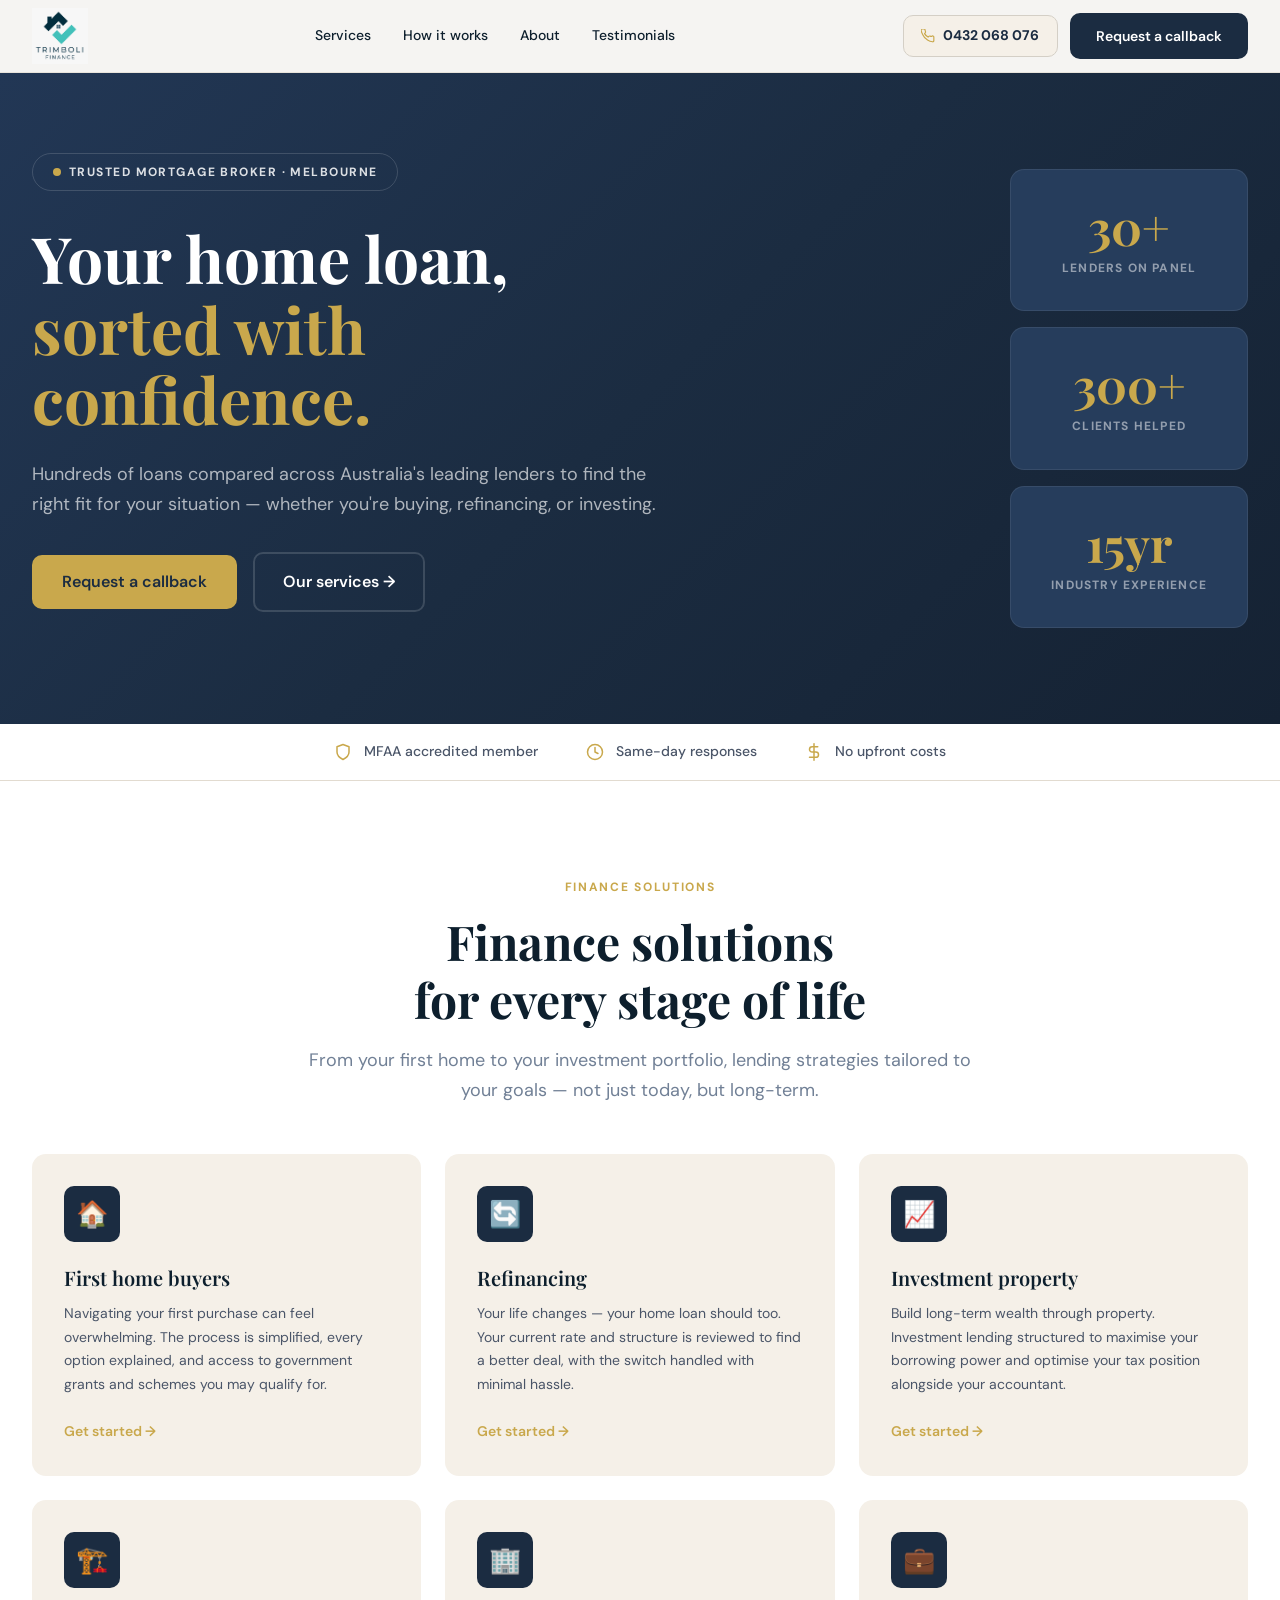
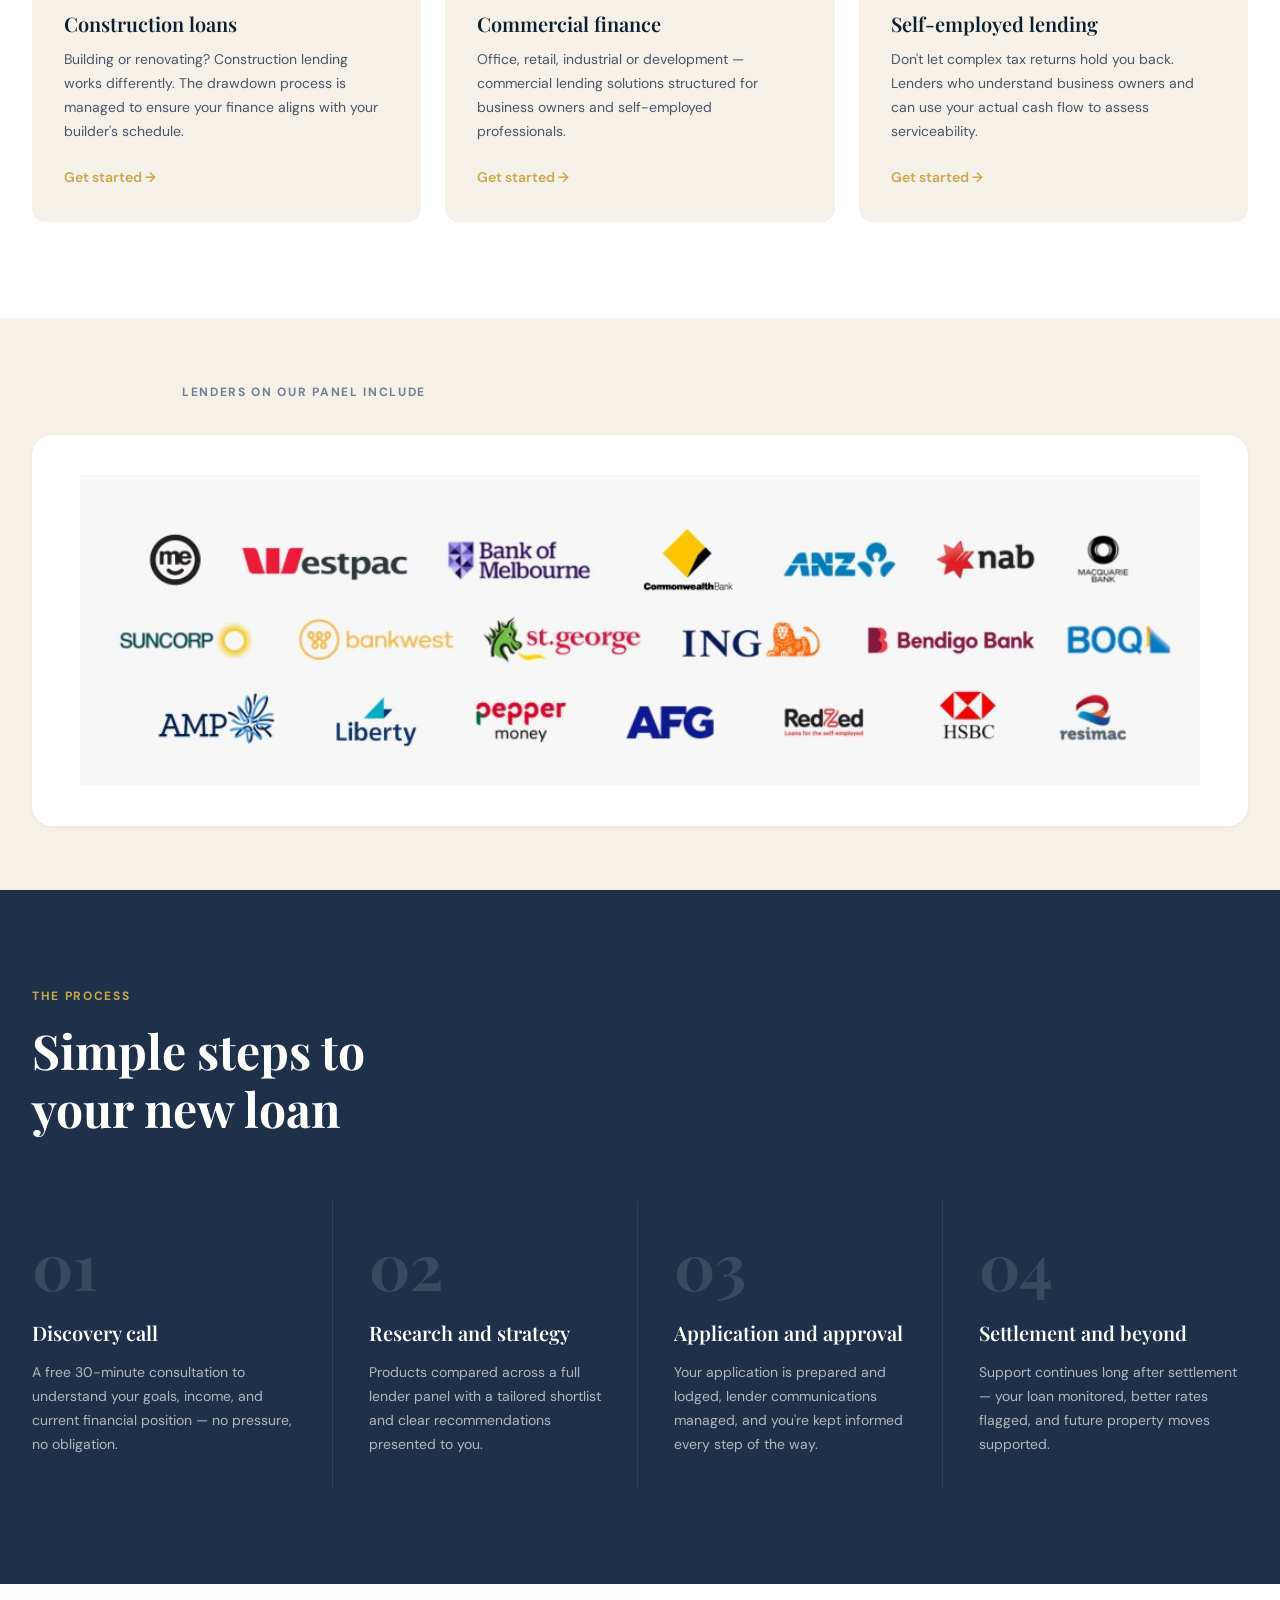
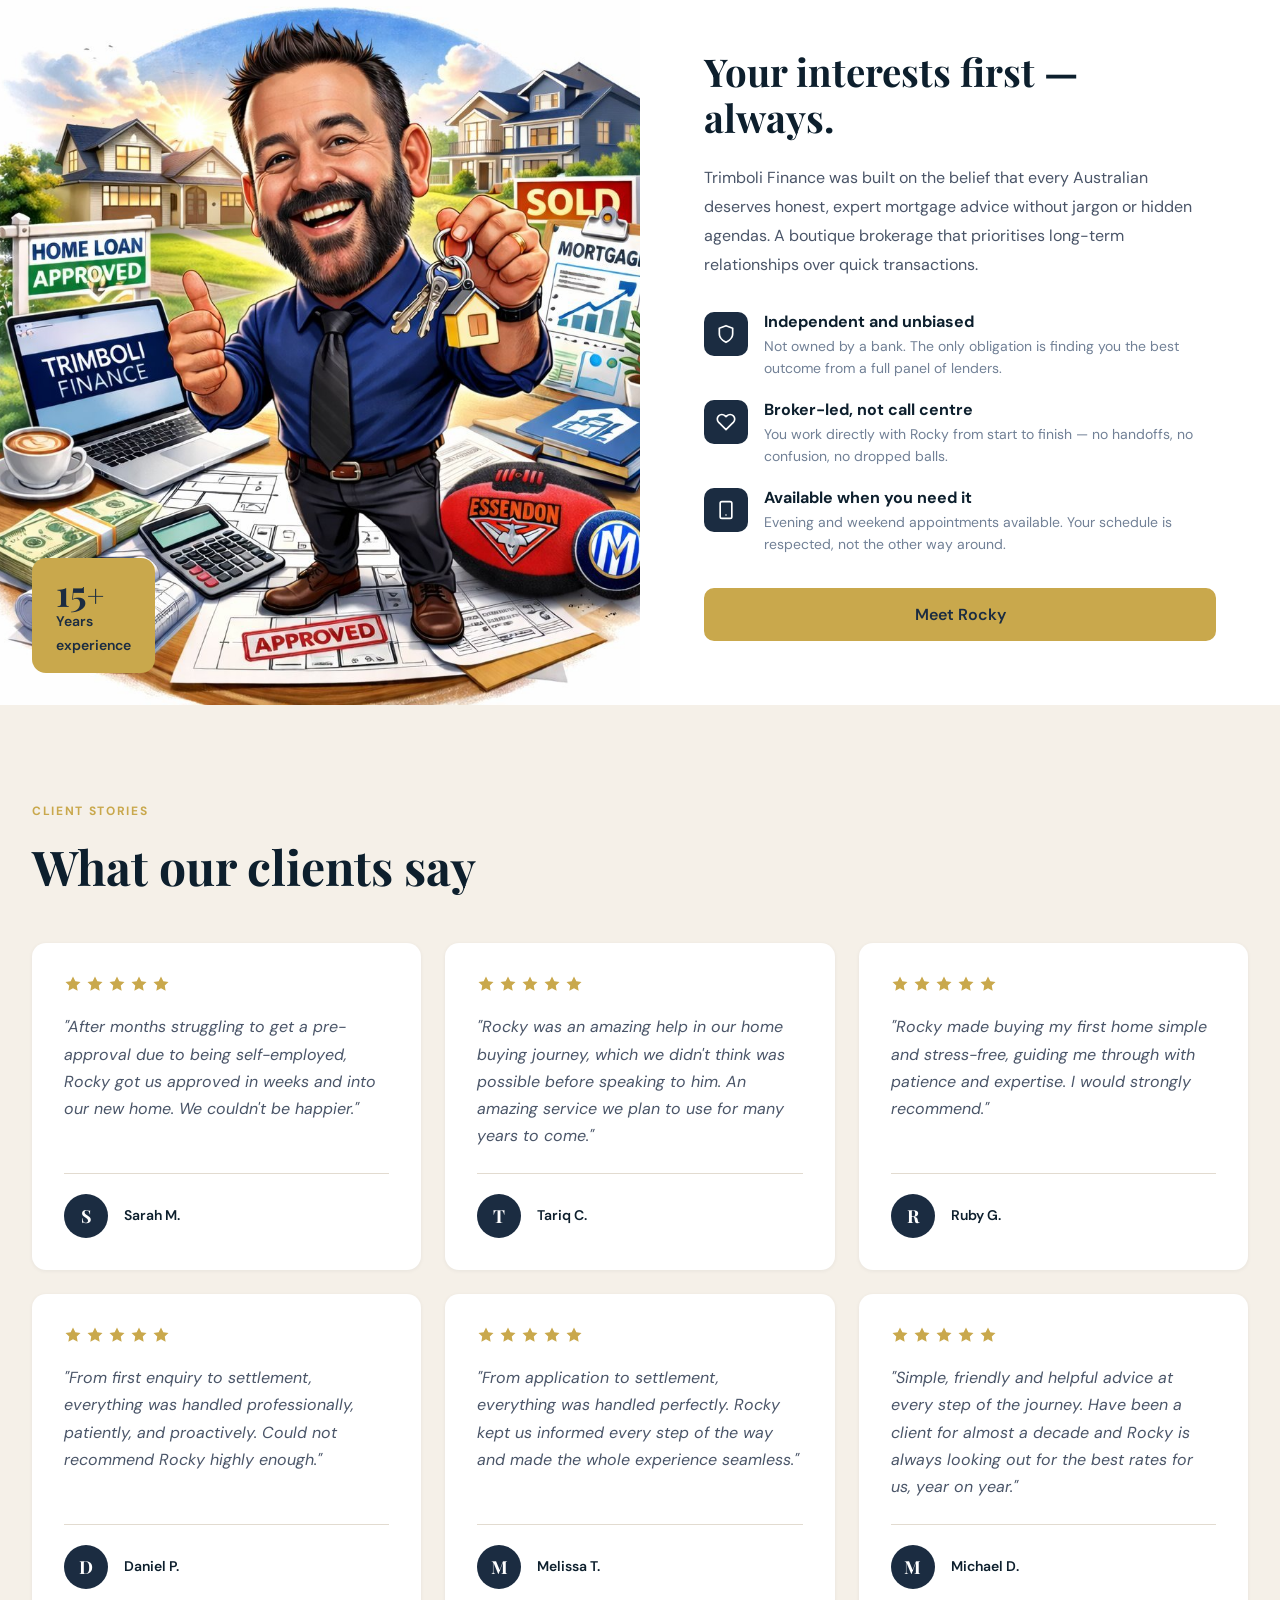
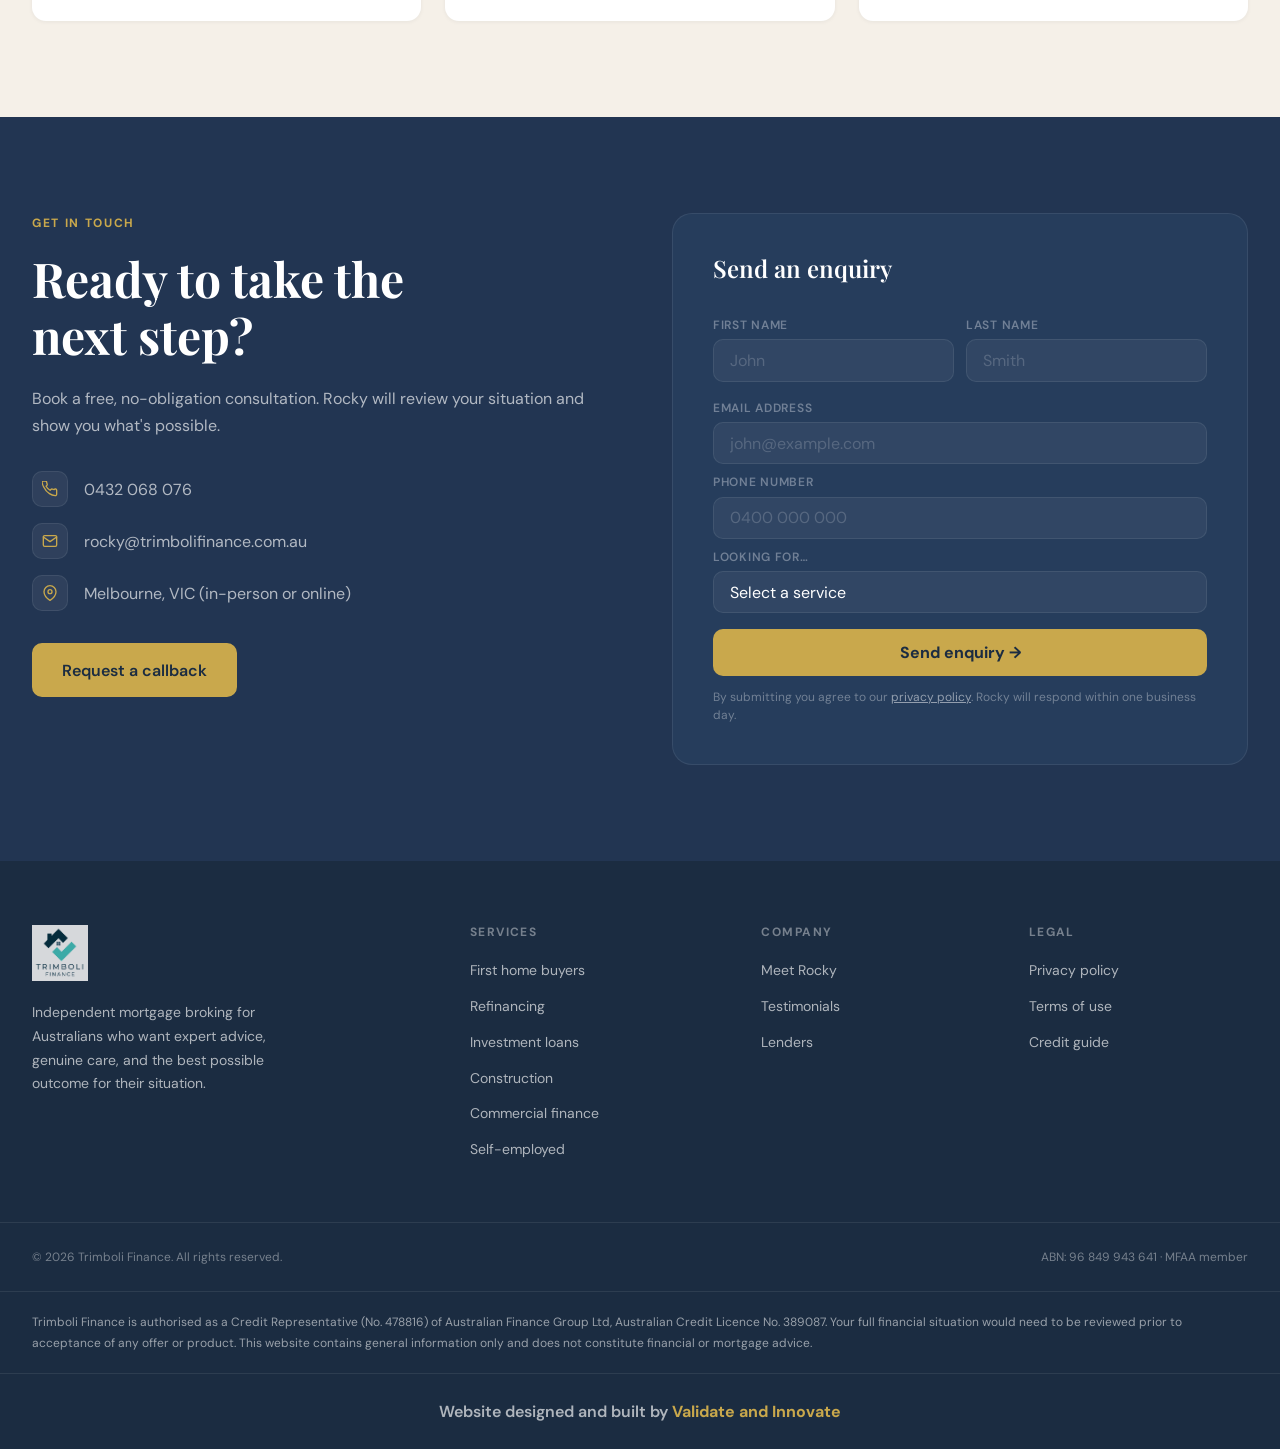
<file: index.html>
<!DOCTYPE html>
<html lang="en">
<head>
  <meta charset="UTF-8">
  <meta name="viewport" content="width=device-width, initial-scale=1.0">
  <meta name="description" content="Trimboli Finance — trusted Melbourne mortgage broker. 30+ lenders, 300+ clients helped, 15 years experience. Free consultation, same-day responses, no upfront costs.">

  <!-- Open Graph -->
  <meta property="og:type"        content="website">
  <meta property="og:title"       content="Trimboli Finance | Melbourne Mortgage Broker">
  <meta property="og:description" content="Your home loan, sorted with confidence. Hundreds of loans compared across Australia's leading lenders. Free, no-obligation consultation.">
  <meta property="og:image"       content="https://trimbolifinance.com.au/assets/images/webp/og-image.webp">
  <meta property="og:url"         content="https://trimbolifinance.com.au/">
  <meta property="og:site_name"   content="Trimboli Finance">

  <!-- Twitter Card -->
  <meta name="twitter:card"        content="summary_large_image">
  <meta name="twitter:title"       content="Trimboli Finance | Melbourne Mortgage Broker">
  <meta name="twitter:description" content="Your home loan, sorted with confidence. 30+ lenders, no upfront costs.">
  <meta name="twitter:image"       content="https://trimbolifinance.com.au/assets/images/webp/og-image.webp">

  <!-- Canonical -->
  <link rel="canonical" href="https://trimbolifinance.com.au/">

  <!-- Favicon -->
  <link rel="icon" type="image/x-icon" href="/favicon.ico">
  <link rel="icon" type="image/png" sizes="32x32" href="/assets/images/fallback/favicon.png">
  <link rel="icon" type="image/svg+xml" href="/assets/images/fallback/favicon.svg">
  <link rel="shortcut icon" href="/favicon.ico">

  <!-- Fonts -->
  <link rel="preconnect" href="https://fonts.googleapis.com">
  <link rel="preconnect" href="https://fonts.gstatic.com" crossorigin>
  <link href="https://fonts.googleapis.com/css2?family=Playfair+Display:wght@600;700&family=DM+Sans:ital,wght@0,400;0,500;0,600;0,700;1,400&display=swap" rel="stylesheet">

  <!-- Styles -->
  <link rel="stylesheet" href="/assets/css/tokens.css">
  <link rel="stylesheet" href="/assets/css/base.css">
  <link rel="stylesheet" href="/assets/css/components.css">
  <link rel="stylesheet" href="/assets/css/layout.css">

  <title>Trimboli Finance | Melbourne Mortgage Broker</title>

  <!-- JSON-LD Structured Data -->
  <script type="application/ld+json">
  {
    "@context": "https://schema.org",
    "@type": "FinancialService",
    "name": "Trimboli Finance",
    "url": "https://trimbolifinance.com.au",
    "logo": "https://trimbolifinance.com.au/assets/images/fallback/logo.png",
    "description": "Melbourne mortgage broker with 30+ lenders, 300+ clients helped, and 15 years industry experience. MFAA accredited, no upfront costs.",
    "telephone": "0432068076",
    "email": "rocky@trimbolifinance.com.au",
    "address": {
      "@type": "PostalAddress",
      "addressLocality": "Melbourne",
      "addressRegion": "VIC",
      "addressCountry": "AU"
    },
    "areaServed": { "@type": "Country", "name": "Australia" },
    "priceRange": "Free consultation",
    "identifier": { "@type": "PropertyValue", "name": "ABN", "value": "96 849 943 641" }
  }
  </script>
</head>
<body>

  <!-- ════════════════════════════════════
       CALLBACK MODAL
  ════════════════════════════════════ -->
  <div class="modal-overlay" id="callbackModal" role="dialog" aria-modal="true" aria-labelledby="modalHeading">
    <div class="modal">
      <button class="modal-close" id="modalClose" aria-label="Close dialog">✕</button>

      <div id="modalFormWrap">
        <div class="modal-eyebrow">Get in touch</div>
        <h2 class="modal-title" id="modalHeading">Request a callback</h2>
        <p class="modal-subtitle">Leave your details and Rocky will be in touch.</p>
        <form id="callbackForm" action="https://formspree.io/f/xzdaqgjd" method="POST">
          <div class="form-row">
            <div class="form-field">
              <label for="cb-fname">First name</label>
              <input type="text" id="cb-fname" name="first_name" placeholder="John" required autocomplete="given-name">
            </div>
            <div class="form-field">
              <label for="cb-lname">Last name</label>
              <input type="text" id="cb-lname" name="last_name" placeholder="Smith" required autocomplete="family-name">
            </div>
          </div>
          <div class="form-field">
            <label for="cb-phone">Phone number</label>
            <input type="tel" id="cb-phone" name="phone" placeholder="0400 000 000" required autocomplete="tel">
          </div>
          <div class="form-field">
            <label for="cb-email">Email address</label>
            <input type="email" id="cb-email" name="email" placeholder="john@example.com" required autocomplete="email">
          </div>
          <div class="form-field">
            <label for="cb-service">What are you looking for?</label>
            <select id="cb-service" name="service">
              <option value="">Select a service</option>
              <option>First home buyers</option>
              <option>Refinancing</option>
              <option>Investment property</option>
              <option>Construction loans</option>
              <option>Commercial finance</option>
              <option>Self-employed lending</option>
            </select>
          </div>
          <div class="form-field">
            <label for="cb-notes">Anything else? <span style="font-weight:400;text-transform:none;letter-spacing:0">(optional)</span></label>
            <textarea id="cb-notes" name="notes" placeholder="Brief notes for Rocky…" rows="3"></textarea>
          </div>
          <button type="submit" class="form-submit" id="formSubmit">Send enquiry →</button>
          <p class="form-disclaimer">By submitting you agree to our <a href="/pages/privacy-policy.html" style="text-decoration:underline">privacy policy</a>. Rocky will respond within one business day.</p>
        </form>
      </div>

      <div id="modalSuccess" class="modal-success" style="display:none">
        <div class="modal-success-icon">
          <svg width="26" height="26" viewBox="0 0 24 24" fill="none" stroke="currentColor" stroke-width="2.5" stroke-linecap="round" stroke-linejoin="round"><polyline points="20 6 9 17 4 12"/></svg>
        </div>
        <h3>Enquiry sent</h3>
        <p>Thanks — Rocky will be in touch shortly.</p>
      </div>
    </div>
  </div>


  <!-- ════════════════════════════════════
       NAV
  ════════════════════════════════════ -->
  <nav class="site-nav" aria-label="Main navigation">
    <div class="site-nav-inner">
      <a href="/" class="nav-logo" aria-label="Trimboli Finance home">
        <img src="/assets/images/fallback/logo.jpg" alt="Trimboli Finance" height="56" width="auto">
      </a>
      <div class="nav-links">
        <a href="#services">Services</a>
        <a href="#process">How it works</a>
        <a href="#about">About</a>
        <a href="#testimonials">Testimonials</a>
      </div>
      <div class="nav-actions">
        <a href="tel:0432068076" class="btn-phone">
          <svg viewBox="0 0 24 24" fill="none" stroke="currentColor" stroke-width="2" stroke-linecap="round" stroke-linejoin="round"><path d="M22 16.92v3a2 2 0 01-2.18 2 19.79 19.79 0 01-8.63-3.07A19.5 19.5 0 013.07 9.81a19.79 19.79 0 01-3.07-8.67A2 2 0 012 0h3a2 2 0 012 1.72 12.84 12.84 0 00.7 2.81 2 2 0 01-.45 2.11L6.09 7.91a16 16 0 006 6l1.27-1.27a2 2 0 012.11-.45 12.84 12.84 0 002.81.7A2 2 0 0122 14z"/></svg>
          <span>0432 068 076</span>
        </a>
        <button class="btn btn-navy" data-open-callback>Request a callback</button>
      </div>
    </div>
  </nav>


  <!-- ════════════════════════════════════
       HERO
  ════════════════════════════════════ -->
  <section class="hero" aria-labelledby="heroHeading">
    <div class="hero-inner">
      <div class="hero-content">
        <div class="hero-badge anim-1">
          <span class="hero-badge-dot"></span>
          TRUSTED MORTGAGE BROKER · MELBOURNE
        </div>
        <h1 id="heroHeading" class="anim-2">
          Your home loan,<br>
          <span class="gold">sorted with<br>confidence.</span>
        </h1>
        <p class="hero-lead anim-3">Hundreds of loans compared across Australia's leading lenders to find the right fit for your situation — whether you're buying, refinancing, or investing.</p>
        <div class="hero-actions anim-4">
          <button class="btn btn-gold btn-lg" data-open-callback>Request a callback</button>
          <a href="#services" class="btn btn-outline-light btn-lg">Our services →</a>
        </div>
      </div>
      <div class="hero-stats anim-3">
        <div class="stat-card">
          <div class="stat-card-value">30+</div>
          <div class="stat-card-label">Lenders on panel</div>
        </div>
        <div class="stat-card">
          <div class="stat-card-value">300+</div>
          <div class="stat-card-label">Clients helped</div>
        </div>
        <div class="stat-card">
          <div class="stat-card-value">15yr</div>
          <div class="stat-card-label">Industry experience</div>
        </div>
      </div>
    </div>
  </section>


  <!-- ════════════════════════════════════
       TRUST BAR
  ════════════════════════════════════ -->
  <div class="trust-bar">
    <div class="trust-bar-inner">
      <div class="trust-item">
        <svg viewBox="0 0 24 24" fill="none" stroke="currentColor" stroke-width="2" stroke-linecap="round" stroke-linejoin="round"><path d="M12 22s8-4 8-10V5l-8-3-8 3v7c0 6 8 10 8 10z"/></svg>
        MFAA accredited member
      </div>
      <div class="trust-item">
        <svg viewBox="0 0 24 24" fill="none" stroke="currentColor" stroke-width="2" stroke-linecap="round" stroke-linejoin="round"><circle cx="12" cy="12" r="10"/><polyline points="12 6 12 12 16 14"/></svg>
        Same-day responses
      </div>
      <div class="trust-item">
        <svg viewBox="0 0 24 24" fill="none" stroke="currentColor" stroke-width="2" stroke-linecap="round" stroke-linejoin="round"><line x1="12" y1="1" x2="12" y2="23"/><path d="M17 5H9.5a3.5 3.5 0 000 7h5a3.5 3.5 0 010 7H6"/></svg>
        No upfront costs
      </div>
    </div>
  </div>


  <!-- ════════════════════════════════════
       SERVICES
  ════════════════════════════════════ -->
  <section class="section-services" id="services" aria-labelledby="servicesHeading">
    <div class="container">
      <div class="section-header">
        <span class="section-label">Finance solutions</span>
        <h2 id="servicesHeading">Finance solutions<br>for every stage of life</h2>
        <p>From your first home to your investment portfolio, lending strategies tailored to your goals — not just today, but long-term.</p>
      </div>
      <div class="services-grid">

        <div class="service-card">
          <div class="service-icon-wrap">
            <span style="font-size:26px;line-height:1" role="img" aria-hidden="true">🏠</span>
          </div>
          <h3>First home buyers</h3>
          <p>Navigating your first purchase can feel overwhelming. The process is simplified, every option explained, and access to government grants and schemes you may qualify for.</p>
          <a href="#contact" class="service-link">Get started →</a>
        </div>

        <div class="service-card">
          <div class="service-icon-wrap">
            <span style="font-size:26px;line-height:1" role="img" aria-hidden="true">🔄</span>
          </div>
          <h3>Refinancing</h3>
          <p>Your life changes — your home loan should too. Your current rate and structure is reviewed to find a better deal, with the switch handled with minimal hassle.</p>
          <a href="#contact" class="service-link">Get started →</a>
        </div>

        <div class="service-card">
          <div class="service-icon-wrap">
            <span style="font-size:26px;line-height:1" role="img" aria-hidden="true">📈</span>
          </div>
          <h3>Investment property</h3>
          <p>Build long-term wealth through property. Investment lending structured to maximise your borrowing power and optimise your tax position alongside your accountant.</p>
          <a href="#contact" class="service-link">Get started →</a>
        </div>

        <div class="service-card">
          <div class="service-icon-wrap">
            <span style="font-size:26px;line-height:1" role="img" aria-hidden="true">🏗️</span>
          </div>
          <h3>Construction loans</h3>
          <p>Building or renovating? Construction lending works differently. The drawdown process is managed to ensure your finance aligns with your builder's schedule.</p>
          <a href="#contact" class="service-link">Get started →</a>
        </div>

        <div class="service-card">
          <div class="service-icon-wrap">
            <span style="font-size:26px;line-height:1" role="img" aria-hidden="true">🏢</span>
          </div>
          <h3>Commercial finance</h3>
          <p>Office, retail, industrial or development — commercial lending solutions structured for business owners and self-employed professionals.</p>
          <a href="#contact" class="service-link">Get started →</a>
        </div>

        <div class="service-card">
          <div class="service-icon-wrap">
            <span style="font-size:26px;line-height:1" role="img" aria-hidden="true">💼</span>
          </div>
          <h3>Self-employed lending</h3>
          <p>Don't let complex tax returns hold you back. Lenders who understand business owners and can use your actual cash flow to assess serviceability.</p>
          <a href="#contact" class="service-link">Get started →</a>
        </div>

      </div>
    </div>
  </section>


  <!-- ════════════════════════════════════
       LENDER PANEL
  ════════════════════════════════════ -->
  <section class="section-lenders" aria-label="Lenders on our panel">
    <div class="container">
      <p class="lenders-label">Lenders on our panel include</p>
      <div class="lenders-grid-wrap">
        <img src="/assets/images/fallback/bank-logos.jpg" alt="Lenders on our panel including ME Bank, Westpac, Bank of Melbourne, Commonwealth Bank, ANZ, NAB, Macquarie, Suncorp, Bankwest, St George, ING, Bendigo Bank, BOQ, AMP, Liberty, Pepper Money, AFG, RedZed, HSBC and Resimac" class="lenders-img" loading="lazy">
      </div>
    </div>
  </section>


  <!-- ════════════════════════════════════
       PROCESS
  ════════════════════════════════════ -->
  <section class="section-process" id="process" aria-labelledby="processHeading">
    <div class="container">
      <span class="section-label">The process</span>
      <h2 id="processHeading">Simple steps to<br>your new loan</h2>
      <div class="process-grid">
        <div class="process-card">
          <div class="process-number">01</div>
          <h3>Discovery call</h3>
          <p>A free 30-minute consultation to understand your goals, income, and current financial position — no pressure, no obligation.</p>
        </div>
        <div class="process-card">
          <div class="process-number">02</div>
          <h3>Research and strategy</h3>
          <p>Products compared across a full lender panel with a tailored shortlist and clear recommendations presented to you.</p>
        </div>
        <div class="process-card">
          <div class="process-number">03</div>
          <h3>Application and approval</h3>
          <p>Your application is prepared and lodged, lender communications managed, and you're kept informed every step of the way.</p>
        </div>
        <div class="process-card">
          <div class="process-number">04</div>
          <h3>Settlement and beyond</h3>
          <p>Support continues long after settlement — your loan monitored, better rates flagged, and future property moves supported.</p>
        </div>
      </div>
    </div>
  </section>


  <!-- ════════════════════════════════════
       ABOUT
  ════════════════════════════════════ -->
  <section class="section-about" id="about" aria-labelledby="aboutHeading">
    <div class="about-grid">

      <div class="about-image-col">
        <img src="/assets/images/fallback/rocky-caricature.jpg" alt="Rocky Trimboli — Trimboli Finance mortgage broker" loading="lazy" style="width:100%;height:100%;object-fit:cover;object-position:top center;display:block;min-height:560px;">
        <div class="about-exp-badge">
          <div class="big">15<span style="font-size:var(--text-3xl)">+</span></div>
          <div class="small">Years<br>experience</div>
        </div>
      </div>

      <div class="about-content-col">
        <h2 id="aboutHeading">Your interests first — always.</h2>
        <p>Trimboli Finance was built on the belief that every Australian deserves honest, expert mortgage advice without jargon or hidden agendas. A boutique brokerage that prioritises long-term relationships over quick transactions.</p>

        <div class="about-points">
          <div class="about-point">
            <div class="about-point-icon">
              <svg viewBox="0 0 24 24" fill="none" stroke="currentColor" stroke-width="2" stroke-linecap="round" stroke-linejoin="round"><path d="M12 22s8-4 8-10V5l-8-3-8 3v7c0 6 8 10 8 10z"/></svg>
            </div>
            <div class="about-point-text">
              <h4>Independent and unbiased</h4>
              <p>Not owned by a bank. The only obligation is finding you the best outcome from a full panel of lenders.</p>
            </div>
          </div>
          <div class="about-point">
            <div class="about-point-icon">
              <svg viewBox="0 0 24 24" fill="none" stroke="currentColor" stroke-width="2" stroke-linecap="round" stroke-linejoin="round"><path d="M20.84 4.61a5.5 5.5 0 00-7.78 0L12 5.67l-1.06-1.06a5.5 5.5 0 00-7.78 7.78l1.06 1.06L12 21.23l7.78-7.78 1.06-1.06a5.5 5.5 0 000-7.78z"/></svg>
            </div>
            <div class="about-point-text">
              <h4>Broker-led, not call centre</h4>
              <p>You work directly with Rocky from start to finish — no handoffs, no confusion, no dropped balls.</p>
            </div>
          </div>
          <div class="about-point">
            <div class="about-point-icon">
              <svg viewBox="0 0 24 24" fill="none" stroke="currentColor" stroke-width="2" stroke-linecap="round" stroke-linejoin="round"><rect x="5" y="2" width="14" height="20" rx="2"/><line x1="12" y1="18" x2="12.01" y2="18"/></svg>
            </div>
            <div class="about-point-text">
              <h4>Available when you need it</h4>
              <p>Evening and weekend appointments available. Your schedule is respected, not the other way around.</p>
            </div>
          </div>
        </div>

        <button class="btn btn-gold btn-lg" data-open-callback>Meet Rocky</button>
      </div>

    </div>
  </section>


  <!-- ════════════════════════════════════
       TESTIMONIALS
  ════════════════════════════════════ -->
  <section class="section-testimonials" id="testimonials" aria-labelledby="testimonialsHeading">
    <div class="container">
      <div class="section-header" style="text-align:left;">
        <span class="section-label">Client stories</span>
        <h2 id="testimonialsHeading">What our clients say</h2>
      </div>
      <div class="testimonials-grid">

        <div class="testimonial-card">
          <div class="testimonial-stars" aria-label="5 stars">
            <svg viewBox="0 0 24 24"><path d="M12 2l3.09 6.26L22 9.27l-5 4.87 1.18 6.88L12 17.77l-6.18 3.25L7 14.14 2 9.27l6.91-1.01L12 2z"/></svg>
            <svg viewBox="0 0 24 24"><path d="M12 2l3.09 6.26L22 9.27l-5 4.87 1.18 6.88L12 17.77l-6.18 3.25L7 14.14 2 9.27l6.91-1.01L12 2z"/></svg>
            <svg viewBox="0 0 24 24"><path d="M12 2l3.09 6.26L22 9.27l-5 4.87 1.18 6.88L12 17.77l-6.18 3.25L7 14.14 2 9.27l6.91-1.01L12 2z"/></svg>
            <svg viewBox="0 0 24 24"><path d="M12 2l3.09 6.26L22 9.27l-5 4.87 1.18 6.88L12 17.77l-6.18 3.25L7 14.14 2 9.27l6.91-1.01L12 2z"/></svg>
            <svg viewBox="0 0 24 24"><path d="M12 2l3.09 6.26L22 9.27l-5 4.87 1.18 6.88L12 17.77l-6.18 3.25L7 14.14 2 9.27l6.91-1.01L12 2z"/></svg>
          </div>
          <p class="testimonial-quote">"After months struggling to get a pre-approval due to being self-employed, Rocky got us approved in weeks and into our new home. We couldn't be happier."</p>
          <div class="testimonial-author">
            <div class="author-avatar">S</div>
            <span class="author-name">Sarah M.</span>
          </div>
        </div>

        <div class="testimonial-card">
          <div class="testimonial-stars" aria-label="5 stars">
            <svg viewBox="0 0 24 24"><path d="M12 2l3.09 6.26L22 9.27l-5 4.87 1.18 6.88L12 17.77l-6.18 3.25L7 14.14 2 9.27l6.91-1.01L12 2z"/></svg>
            <svg viewBox="0 0 24 24"><path d="M12 2l3.09 6.26L22 9.27l-5 4.87 1.18 6.88L12 17.77l-6.18 3.25L7 14.14 2 9.27l6.91-1.01L12 2z"/></svg>
            <svg viewBox="0 0 24 24"><path d="M12 2l3.09 6.26L22 9.27l-5 4.87 1.18 6.88L12 17.77l-6.18 3.25L7 14.14 2 9.27l6.91-1.01L12 2z"/></svg>
            <svg viewBox="0 0 24 24"><path d="M12 2l3.09 6.26L22 9.27l-5 4.87 1.18 6.88L12 17.77l-6.18 3.25L7 14.14 2 9.27l6.91-1.01L12 2z"/></svg>
            <svg viewBox="0 0 24 24"><path d="M12 2l3.09 6.26L22 9.27l-5 4.87 1.18 6.88L12 17.77l-6.18 3.25L7 14.14 2 9.27l6.91-1.01L12 2z"/></svg>
          </div>
          <p class="testimonial-quote">"Rocky was an amazing help in our home buying journey, which we didn't think was possible before speaking to him. An amazing service we plan to use for many years to come."</p>
          <div class="testimonial-author">
            <div class="author-avatar">T</div>
            <span class="author-name">Tariq C.</span>
          </div>
        </div>

        <div class="testimonial-card">
          <div class="testimonial-stars" aria-label="5 stars">
            <svg viewBox="0 0 24 24"><path d="M12 2l3.09 6.26L22 9.27l-5 4.87 1.18 6.88L12 17.77l-6.18 3.25L7 14.14 2 9.27l6.91-1.01L12 2z"/></svg>
            <svg viewBox="0 0 24 24"><path d="M12 2l3.09 6.26L22 9.27l-5 4.87 1.18 6.88L12 17.77l-6.18 3.25L7 14.14 2 9.27l6.91-1.01L12 2z"/></svg>
            <svg viewBox="0 0 24 24"><path d="M12 2l3.09 6.26L22 9.27l-5 4.87 1.18 6.88L12 17.77l-6.18 3.25L7 14.14 2 9.27l6.91-1.01L12 2z"/></svg>
            <svg viewBox="0 0 24 24"><path d="M12 2l3.09 6.26L22 9.27l-5 4.87 1.18 6.88L12 17.77l-6.18 3.25L7 14.14 2 9.27l6.91-1.01L12 2z"/></svg>
            <svg viewBox="0 0 24 24"><path d="M12 2l3.09 6.26L22 9.27l-5 4.87 1.18 6.88L12 17.77l-6.18 3.25L7 14.14 2 9.27l6.91-1.01L12 2z"/></svg>
          </div>
          <p class="testimonial-quote">"Rocky made buying my first home simple and stress-free, guiding me through with patience and expertise. I would strongly recommend."</p>
          <div class="testimonial-author">
            <div class="author-avatar">R</div>
            <span class="author-name">Ruby G.</span>
          </div>
        </div>

        <div class="testimonial-card">
          <div class="testimonial-stars" aria-label="5 stars">
            <svg viewBox="0 0 24 24"><path d="M12 2l3.09 6.26L22 9.27l-5 4.87 1.18 6.88L12 17.77l-6.18 3.25L7 14.14 2 9.27l6.91-1.01L12 2z"/></svg>
            <svg viewBox="0 0 24 24"><path d="M12 2l3.09 6.26L22 9.27l-5 4.87 1.18 6.88L12 17.77l-6.18 3.25L7 14.14 2 9.27l6.91-1.01L12 2z"/></svg>
            <svg viewBox="0 0 24 24"><path d="M12 2l3.09 6.26L22 9.27l-5 4.87 1.18 6.88L12 17.77l-6.18 3.25L7 14.14 2 9.27l6.91-1.01L12 2z"/></svg>
            <svg viewBox="0 0 24 24"><path d="M12 2l3.09 6.26L22 9.27l-5 4.87 1.18 6.88L12 17.77l-6.18 3.25L7 14.14 2 9.27l6.91-1.01L12 2z"/></svg>
            <svg viewBox="0 0 24 24"><path d="M12 2l3.09 6.26L22 9.27l-5 4.87 1.18 6.88L12 17.77l-6.18 3.25L7 14.14 2 9.27l6.91-1.01L12 2z"/></svg>
          </div>
          <p class="testimonial-quote">"From first enquiry to settlement, everything was handled professionally, patiently, and proactively. Could not recommend Rocky highly enough."</p>
          <div class="testimonial-author">
            <div class="author-avatar">D</div>
            <span class="author-name">Daniel P.</span>
          </div>
        </div>

        <div class="testimonial-card">
          <div class="testimonial-stars" aria-label="5 stars">
            <svg viewBox="0 0 24 24"><path d="M12 2l3.09 6.26L22 9.27l-5 4.87 1.18 6.88L12 17.77l-6.18 3.25L7 14.14 2 9.27l6.91-1.01L12 2z"/></svg>
            <svg viewBox="0 0 24 24"><path d="M12 2l3.09 6.26L22 9.27l-5 4.87 1.18 6.88L12 17.77l-6.18 3.25L7 14.14 2 9.27l6.91-1.01L12 2z"/></svg>
            <svg viewBox="0 0 24 24"><path d="M12 2l3.09 6.26L22 9.27l-5 4.87 1.18 6.88L12 17.77l-6.18 3.25L7 14.14 2 9.27l6.91-1.01L12 2z"/></svg>
            <svg viewBox="0 0 24 24"><path d="M12 2l3.09 6.26L22 9.27l-5 4.87 1.18 6.88L12 17.77l-6.18 3.25L7 14.14 2 9.27l6.91-1.01L12 2z"/></svg>
            <svg viewBox="0 0 24 24"><path d="M12 2l3.09 6.26L22 9.27l-5 4.87 1.18 6.88L12 17.77l-6.18 3.25L7 14.14 2 9.27l6.91-1.01L12 2z"/></svg>
          </div>
          <p class="testimonial-quote">"From application to settlement, everything was handled perfectly. Rocky kept us informed every step of the way and made the whole experience seamless."</p>
          <div class="testimonial-author">
            <div class="author-avatar">M</div>
            <span class="author-name">Melissa T.</span>
          </div>
        </div>

        <div class="testimonial-card">
          <div class="testimonial-stars" aria-label="5 stars">
            <svg viewBox="0 0 24 24"><path d="M12 2l3.09 6.26L22 9.27l-5 4.87 1.18 6.88L12 17.77l-6.18 3.25L7 14.14 2 9.27l6.91-1.01L12 2z"/></svg>
            <svg viewBox="0 0 24 24"><path d="M12 2l3.09 6.26L22 9.27l-5 4.87 1.18 6.88L12 17.77l-6.18 3.25L7 14.14 2 9.27l6.91-1.01L12 2z"/></svg>
            <svg viewBox="0 0 24 24"><path d="M12 2l3.09 6.26L22 9.27l-5 4.87 1.18 6.88L12 17.77l-6.18 3.25L7 14.14 2 9.27l6.91-1.01L12 2z"/></svg>
            <svg viewBox="0 0 24 24"><path d="M12 2l3.09 6.26L22 9.27l-5 4.87 1.18 6.88L12 17.77l-6.18 3.25L7 14.14 2 9.27l6.91-1.01L12 2z"/></svg>
            <svg viewBox="0 0 24 24"><path d="M12 2l3.09 6.26L22 9.27l-5 4.87 1.18 6.88L12 17.77l-6.18 3.25L7 14.14 2 9.27l6.91-1.01L12 2z"/></svg>
          </div>
          <p class="testimonial-quote">"Simple, friendly and helpful advice at every step of the journey. Have been a client for almost a decade and Rocky is always looking out for the best rates for us, year on year."</p>
          <div class="testimonial-author">
            <div class="author-avatar">M</div>
            <span class="author-name">Michael D.</span>
          </div>
        </div>

      </div>
  </section>


  <!-- ════════════════════════════════════
       CONTACT
  ════════════════════════════════════ -->
  <section class="section-contact" id="contact" aria-labelledby="contactHeading">
    <div class="container">
      <div class="contact-grid">

        <div class="contact-left">
          <span class="section-label">Get in touch</span>
          <h2 id="contactHeading">Ready to take the<br>next step?</h2>
          <p>Book a free, no-obligation consultation. Rocky will review your situation and show you what's possible.</p>
          <div class="contact-details">
            <a href="tel:0432068076" class="contact-detail">
              <div class="contact-detail-icon">
                <svg viewBox="0 0 24 24" fill="none" stroke="currentColor" stroke-width="2" stroke-linecap="round" stroke-linejoin="round"><path d="M22 16.92v3a2 2 0 01-2.18 2 19.79 19.79 0 01-8.63-3.07A19.5 19.5 0 013.07 9.81a19.79 19.79 0 01-3.07-8.67A2 2 0 012 0h3a2 2 0 012 1.72 12.84 12.84 0 00.7 2.81 2 2 0 01-.45 2.11L6.09 7.91a16 16 0 006 6l1.27-1.27a2 2 0 012.11-.45 12.84 12.84 0 002.81.7A2 2 0 0122 14z"/></svg>
              </div>
              0432 068 076
            </a>
            <a href="mailto:rocky@trimbolifinance.com.au" class="contact-detail">
              <div class="contact-detail-icon">
                <svg viewBox="0 0 24 24" fill="none" stroke="currentColor" stroke-width="2" stroke-linecap="round" stroke-linejoin="round"><path d="M4 4h16c1.1 0 2 .9 2 2v12c0 1.1-.9 2-2 2H4c-1.1 0-2-.9-2-2V6c0-1.1.9-2 2-2z"/><polyline points="22,6 12,13 2,6"/></svg>
              </div>
              rocky@trimbolifinance.com.au
            </a>
            <div class="contact-detail">
              <div class="contact-detail-icon">
                <svg viewBox="0 0 24 24" fill="none" stroke="currentColor" stroke-width="2" stroke-linecap="round" stroke-linejoin="round"><path d="M21 10c0 7-9 13-9 13s-9-6-9-13a9 9 0 0118 0z"/><circle cx="12" cy="10" r="3"/></svg>
              </div>
              Melbourne, VIC (in-person or online)
            </div>
          </div>
          <button class="btn btn-gold btn-lg" data-open-callback>Request a callback</button>
        </div>

        <div class="contact-form-card">
          <h3>Send an enquiry</h3>
          <form id="contactSectionForm" action="https://formspree.io/f/xzdaqgjd" method="POST">
            <div class="form-row">
              <div class="form-field">
                <label for="c-fname">First name</label>
                <input type="text" id="c-fname" name="first_name" placeholder="John" required autocomplete="given-name">
              </div>
              <div class="form-field">
                <label for="c-lname">Last name</label>
                <input type="text" id="c-lname" name="last_name" placeholder="Smith" required autocomplete="family-name">
              </div>
            </div>
            <div class="form-field">
              <label for="c-email">Email address</label>
              <input type="email" id="c-email" name="email" placeholder="john@example.com" required autocomplete="email">
            </div>
            <div class="form-field">
              <label for="c-phone">Phone number</label>
              <input type="tel" id="c-phone" name="phone" placeholder="0400 000 000" autocomplete="tel">
            </div>
            <div class="form-field">
              <label for="c-service">Looking for…</label>
              <select id="c-service" name="service">
                <option value="">Select a service</option>
                <option>First home buyers</option>
                <option>Refinancing</option>
                <option>Investment property</option>
                <option>Construction loans</option>
                <option>Commercial finance</option>
                <option>Self-employed lending</option>
              </select>
            </div>
            <button type="submit" class="form-submit" id="contactFormSubmit">Send enquiry →</button>
            <p class="form-disclaimer" style="color:rgba(255,255,255,0.35)">By submitting you agree to our <a href="/pages/privacy-policy.html" style="color:rgba(255,255,255,0.5);text-decoration:underline">privacy policy</a>. Rocky will respond within one business day.</p>
          </form>
          <div id="contactFormSuccess" style="display:none;text-align:center;padding:var(--space-8) 0;">
            <p style="font-size:var(--text-lg);font-weight:600;color:var(--color-gold);margin-bottom:var(--space-2);">Enquiry sent ✓</p>
            <p style="font-size:var(--text-sm);color:var(--color-text-dim);max-width:100%">Thanks — Rocky will be in touch shortly.</p>
          </div>
        </div>

      </div>
    </div>
  </section>


  <!-- ════════════════════════════════════
       FOOTER
  ════════════════════════════════════ -->
  <footer class="site-footer" aria-label="Site footer">
    <div class="footer-main">
      <div class="footer-brand">
        <img src="/assets/images/fallback/logo.jpg" alt="Trimboli Finance" style="opacity:0.85;">
        <p>Independent mortgage broking for Australians who want expert advice, genuine care, and the best possible outcome for their situation.</p>
      </div>
      <div class="footer-col">
        <h4>Services</h4>
        <a href="#services">First home buyers</a>
        <a href="#services">Refinancing</a>
        <a href="#services">Investment loans</a>
        <a href="#services">Construction</a>
        <a href="#services">Commercial finance</a>
        <a href="#services">Self-employed</a>
      </div>
      <div class="footer-col">
        <h4>Company</h4>
        <a href="#about">Meet Rocky</a>
        <a href="#testimonials">Testimonials</a>
        <a href="#services">Lenders</a>
      </div>
      <div class="footer-col">
        <h4>Legal</h4>
        <a href="/pages/privacy-policy.html">Privacy policy</a>
        <a href="/pages/terms-of-use.html">Terms of use</a>
        <a href="/pages/credit-guide.html">Credit guide</a>
      </div>
    </div>
    <div class="footer-bottom-bar">
      <p>© 2026 Trimboli Finance. All rights reserved.</p>
      <span class="footer-abn">ABN: 96 849 943 641 · MFAA member</span>
    </div>
    <div class="footer-disclaimer">
      Trimboli Finance is authorised as a Credit Representative (No. 478816) of Australian Finance Group Ltd, Australian Credit Licence No. 389087. Your full financial situation would need to be reviewed prior to acceptance of any offer or product. This website contains general information only and does not constitute financial or mortgage advice.
    </div>
    <div class="footer-credit">
      Website designed and built by <a href="https://www.validateinnovate.com.au" target="_blank" rel="noopener">Validate and Innovate</a>
    </div>
  </footer>

  <script src="/assets/js/main.js"></script>
</body>
</html>
</file>
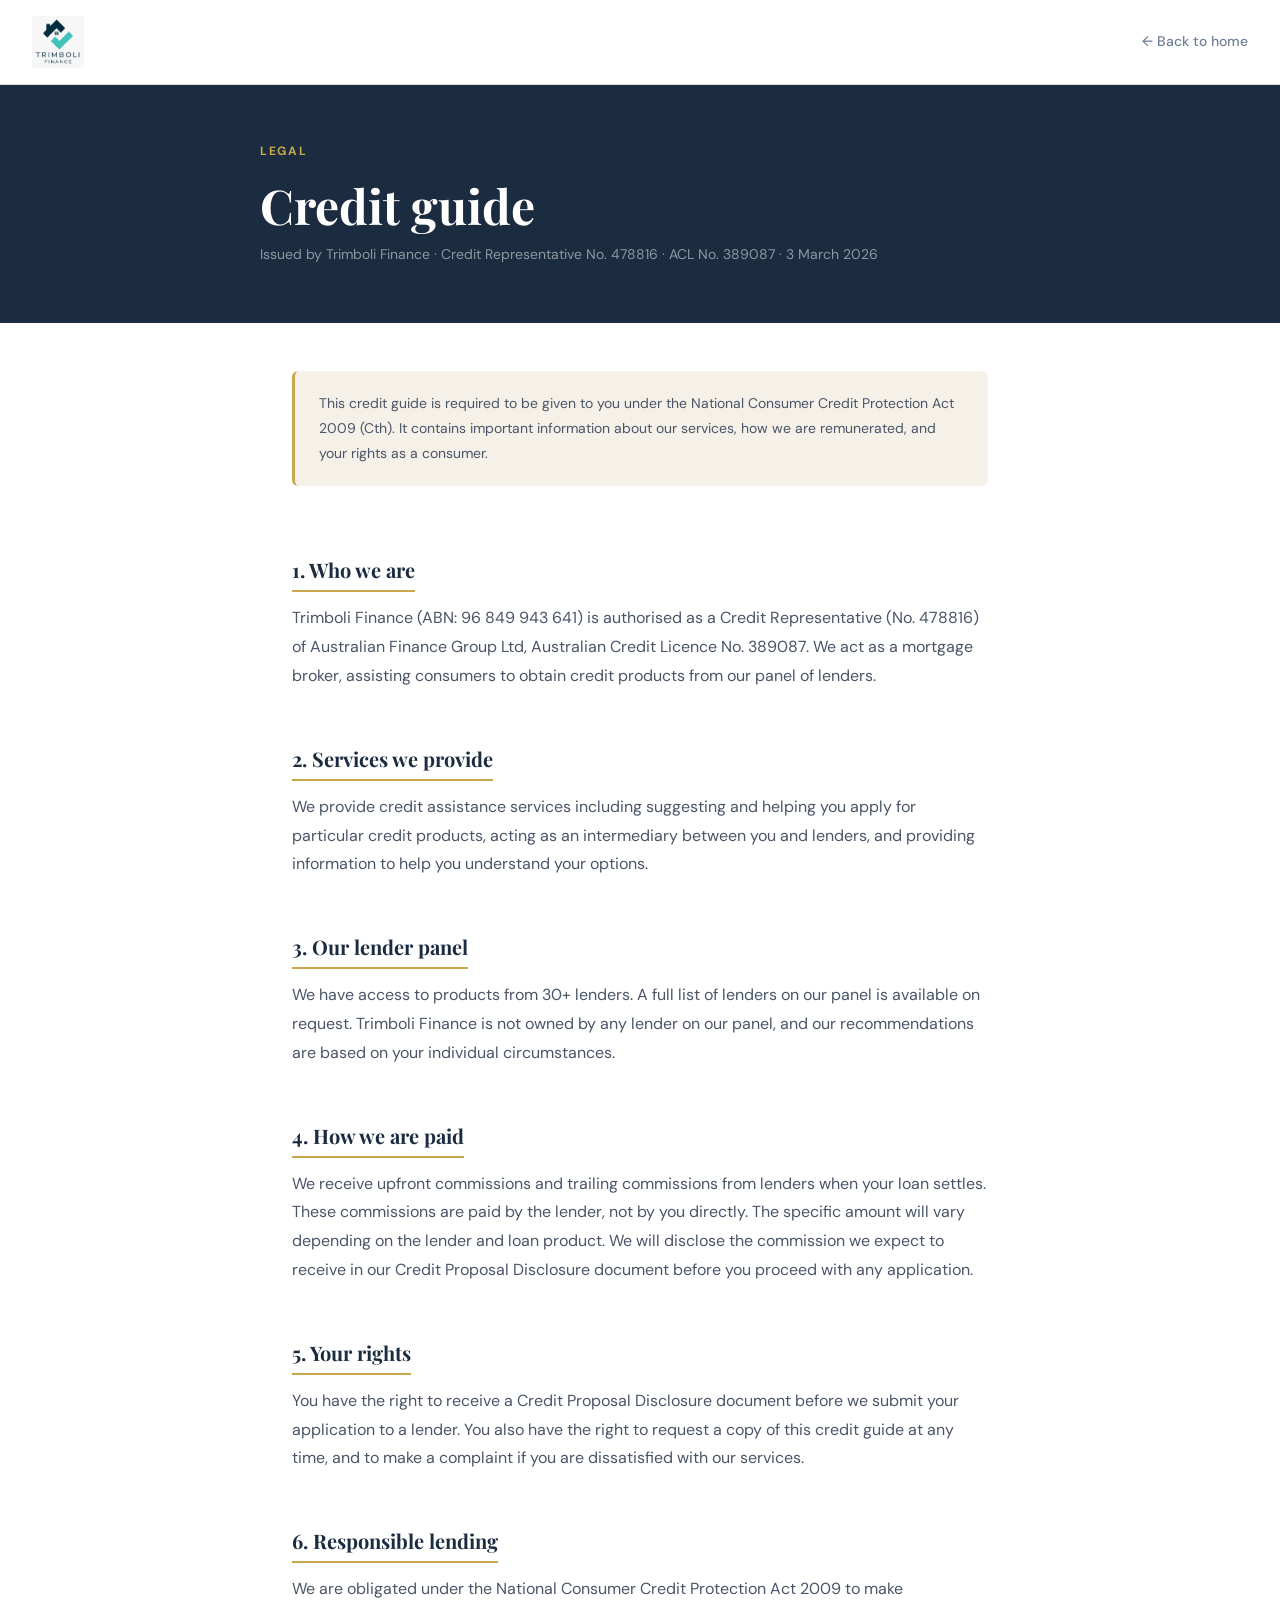
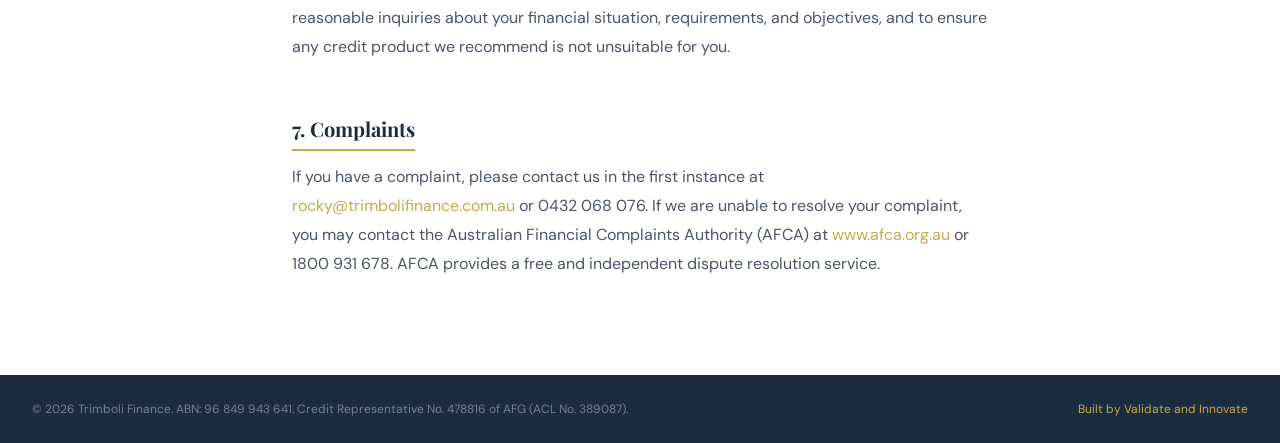
<file: pages/credit-guide.html>
<!DOCTYPE html>
<html lang="en">
<head>
  <meta charset="UTF-8">
  <meta name="viewport" content="width=device-width, initial-scale=1.0">
  <meta name="description" content="Credit guide — Trimboli Finance. Credit Representative Number 478816.">
  <link rel="canonical" href="https://trimbolifinance.com.au/pages/credit-guide">
  <link rel="icon" type="image/x-icon" href="/favicon.ico">
  <link rel="icon" type="image/svg+xml" href="/assets/images/fallback/favicon.svg">
  <link rel="preconnect" href="https://fonts.googleapis.com">
  <link rel="preconnect" href="https://fonts.gstatic.com" crossorigin>
  <link href="https://fonts.googleapis.com/css2?family=Playfair+Display:wght@600;700&family=DM+Sans:wght@400;500;600;700&display=swap" rel="stylesheet">
  <link rel="stylesheet" href="/assets/css/tokens.css">
  <link rel="stylesheet" href="/assets/css/base.css">
  <link rel="stylesheet" href="/assets/css/components.css">
  <title>Credit guide | Trimboli Finance</title>
  <style>
    .legal-nav {
      display: flex; align-items: center; justify-content: space-between;
      padding: 1rem 2rem; background: var(--color-white);
      border-bottom: 1px solid var(--color-border-cream);
    }
    .legal-nav img { height: 52px; width: auto; }
    .legal-nav-back {
      font-size: var(--text-sm); font-weight: 500;
      color: var(--color-text-muted); display: flex; align-items: center; gap: 0.375rem;
      transition: color var(--transition-fast);
    }
    .legal-nav-back:hover { color: var(--color-navy); }
    .legal-hero { background: var(--color-navy); padding: 3.5rem 2rem; }
    .legal-hero-inner { max-width: 760px; margin: 0 auto; }
    .legal-hero .eyebrow {
      font-size: var(--text-xs); font-weight: 700; letter-spacing: 0.14em;
      text-transform: uppercase; color: var(--color-gold); margin-bottom: 1rem;
    }
    .legal-hero h1 { color: var(--color-white); font-size: clamp(2rem,4vw,3rem); margin-bottom: 0.5rem; }
    .legal-hero .date { font-size: var(--text-sm); color: rgba(255,255,255,0.5); }
    .legal-body { max-width: 760px; margin: 0 auto; padding: 3rem 2rem 5rem; }
    .legal-body h2 {
      font-size: var(--text-xl); color: var(--color-navy); margin: 2.5rem 0 0.75rem;
      padding-bottom: 0.5rem; border-bottom: 2px solid var(--color-gold); display: inline-block;
    }
    .legal-body p { color: var(--color-text-body); margin-bottom: 1rem; line-height: 1.8; }
    .legal-body a { color: var(--color-gold); }
    .notice {
      background: var(--color-cream); border-left: 3px solid var(--color-gold);
      border-radius: var(--radius-sm); padding: 1.25rem 1.5rem; margin-bottom: 2rem;
    }
    .notice p { margin-bottom: 0; font-size: var(--text-sm); }
    .legal-footer {
      background: var(--color-navy); padding: 1.5rem 2rem;
      display: flex; align-items: center; justify-content: space-between; flex-wrap: wrap; gap: 1rem;
    }
    .legal-footer p { font-size: var(--text-xs); color: rgba(255,255,255,0.4); max-width: none; }
    .legal-footer a { font-size: var(--text-xs); color: var(--color-gold); }
  </style>
</head>
<body>
  <nav class="legal-nav">
    <a href="/">
      <img src="/assets/images/fallback/logo.jpg" alt="Trimboli Finance" height="52" width="auto">
    </a>
    <a href="/" class="legal-nav-back">← Back to home</a>
  </nav>

  <div class="legal-hero">
    <div class="legal-hero-inner">
      <div class="eyebrow">Legal</div>
      <h1>Credit guide</h1>
      <p class="date">Issued by Trimboli Finance · Credit Representative No. 478816 · ACL No. 389087 · 3 March 2026</p>
    </div>
  </div>

  <main class="legal-body">
    <div class="notice">
      <p>This credit guide is required to be given to you under the National Consumer Credit Protection Act 2009 (Cth). It contains important information about our services, how we are remunerated, and your rights as a consumer.</p>
    </div>

    <h2>1. Who we are</h2>
    <p>Trimboli Finance (ABN: 96 849 943 641) is authorised as a Credit Representative (No. 478816) of Australian Finance Group Ltd, Australian Credit Licence No. 389087. We act as a mortgage broker, assisting consumers to obtain credit products from our panel of lenders.</p>

    <h2>2. Services we provide</h2>
    <p>We provide credit assistance services including suggesting and helping you apply for particular credit products, acting as an intermediary between you and lenders, and providing information to help you understand your options.</p>

    <h2>3. Our lender panel</h2>
    <p>We have access to products from 30+ lenders. A full list of lenders on our panel is available on request. Trimboli Finance is not owned by any lender on our panel, and our recommendations are based on your individual circumstances.</p>

    <h2>4. How we are paid</h2>
    <p>We receive upfront commissions and trailing commissions from lenders when your loan settles. These commissions are paid by the lender, not by you directly. The specific amount will vary depending on the lender and loan product. We will disclose the commission we expect to receive in our Credit Proposal Disclosure document before you proceed with any application.</p>

    <h2>5. Your rights</h2>
    <p>You have the right to receive a Credit Proposal Disclosure document before we submit your application to a lender. You also have the right to request a copy of this credit guide at any time, and to make a complaint if you are dissatisfied with our services.</p>

    <h2>6. Responsible lending</h2>
    <p>We are obligated under the National Consumer Credit Protection Act 2009 to make reasonable inquiries about your financial situation, requirements, and objectives, and to ensure any credit product we recommend is not unsuitable for you.</p>

    <h2>7. Complaints</h2>
    <p>If you have a complaint, please contact us in the first instance at <a href="mailto:rocky@trimbolifinance.com.au">rocky@trimbolifinance.com.au</a> or 0432 068 076. If we are unable to resolve your complaint, you may contact the Australian Financial Complaints Authority (AFCA) at <a href="https://www.afca.org.au" target="_blank" rel="noopener">www.afca.org.au</a> or 1800 931 678. AFCA provides a free and independent dispute resolution service.</p>
  </main>

  <footer class="legal-footer">
    <p>© 2026 Trimboli Finance. ABN: 96 849 943 641. Credit Representative No. 478816 of AFG (ACL No. 389087).</p>
    <a href="https://www.validateinnovate.com.au" target="_blank" rel="noopener">Built by Validate and Innovate</a>
  </footer>
</body>
</html>
</file>
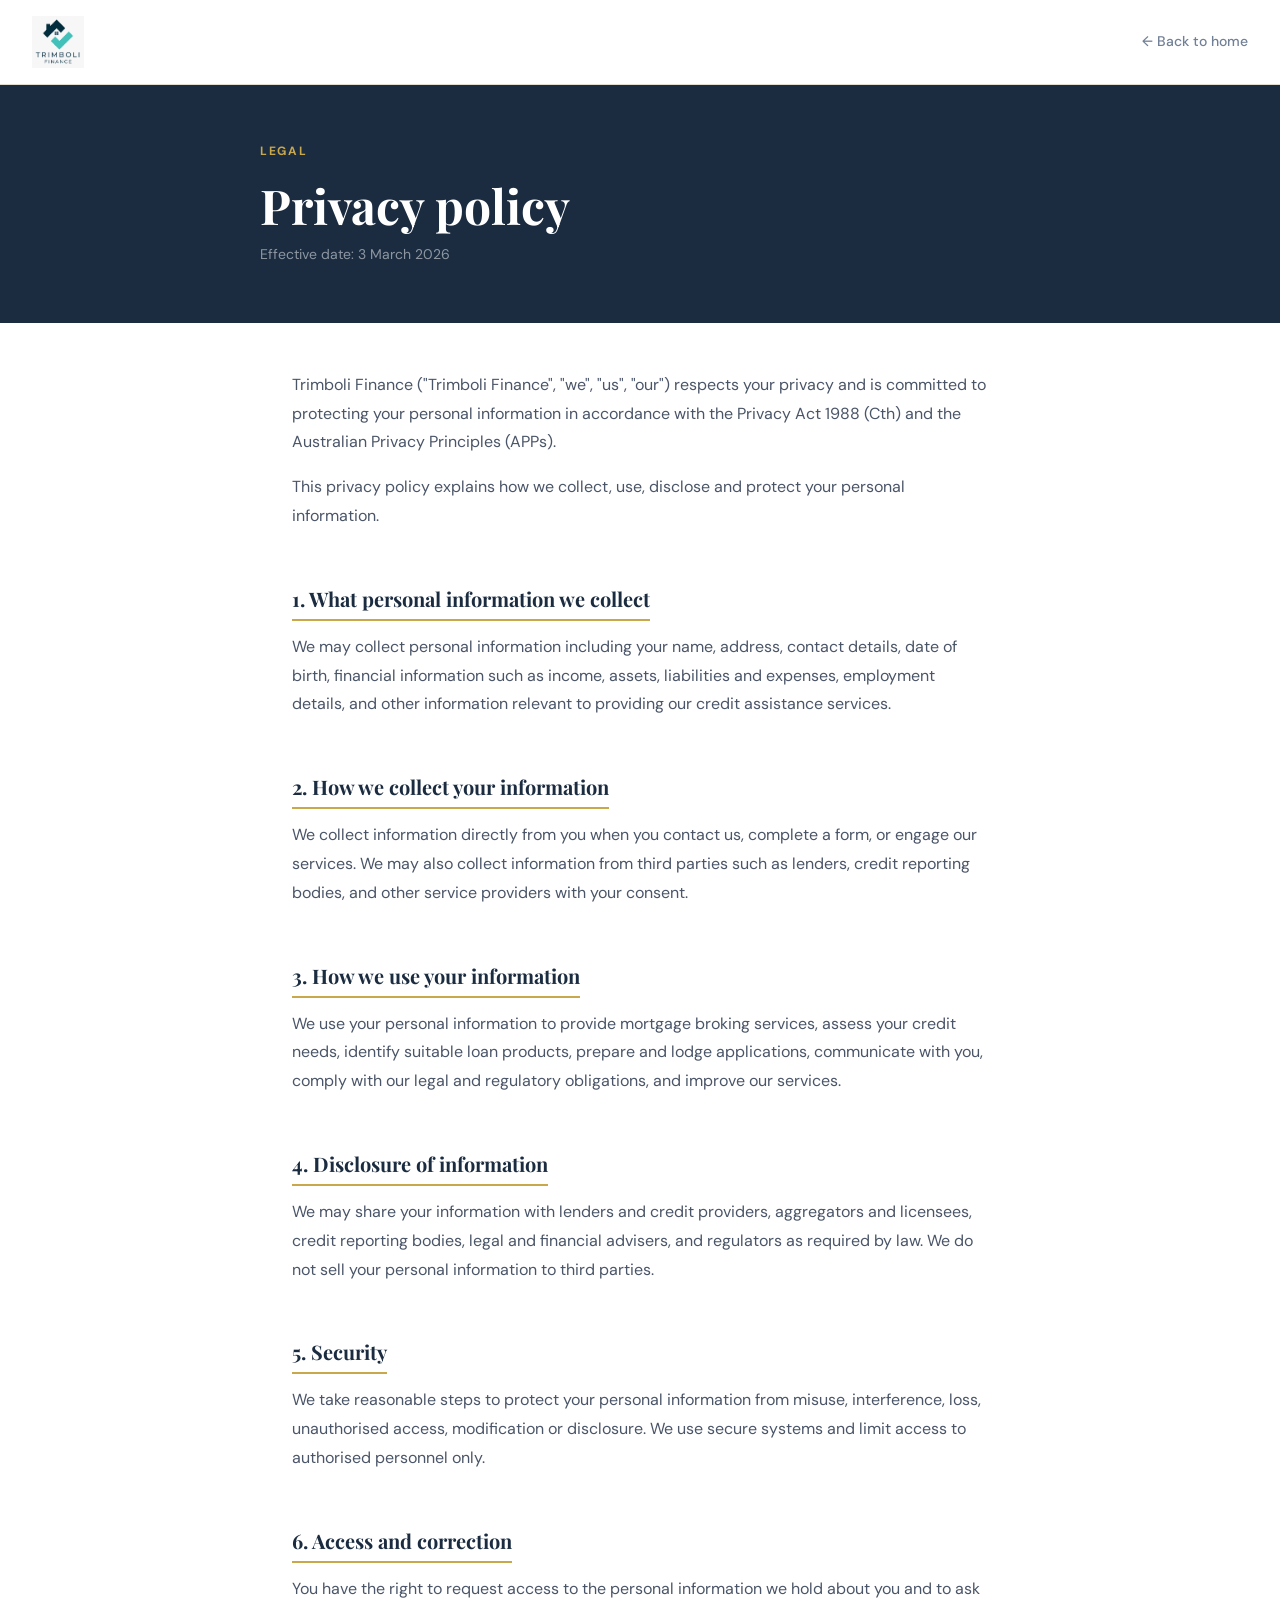
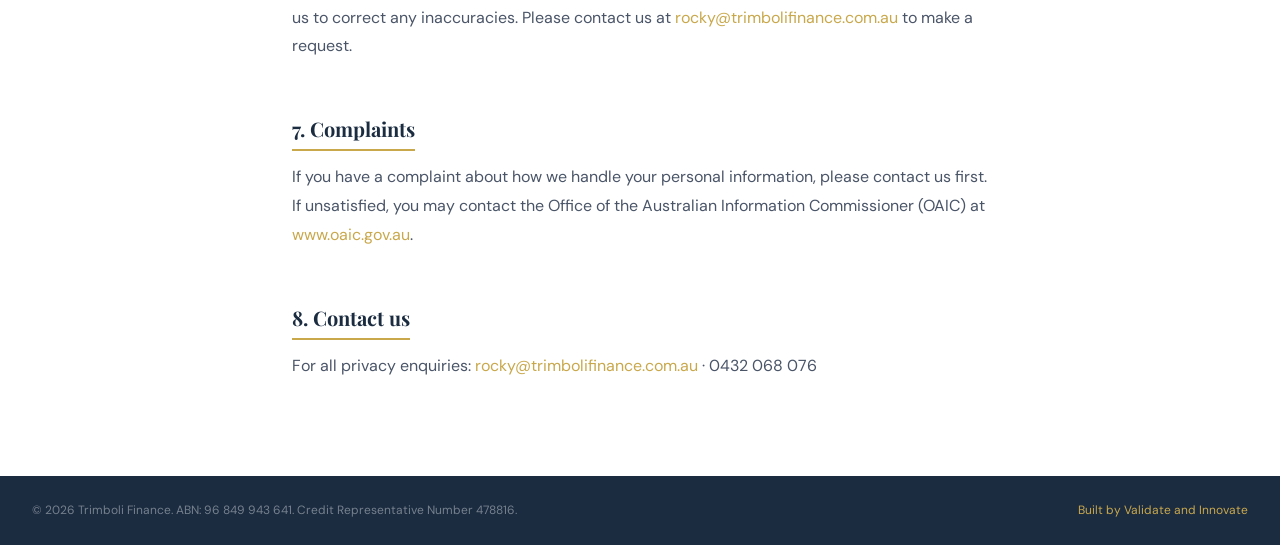
<file: pages/privacy-policy.html>
<!DOCTYPE html>
<html lang="en">
<head>
  <meta charset="UTF-8">
  <meta name="viewport" content="width=device-width, initial-scale=1.0">
  <meta name="description" content="Privacy policy — Trimboli Finance">
  <meta name="robots" content="noindex">
  <link rel="canonical" href="https://trimbolifinance.com.au/pages/privacy-policy">
  <link rel="icon" type="image/x-icon" href="/favicon.ico">
  <link rel="icon" type="image/svg+xml" href="/assets/images/fallback/favicon.svg">
  <link rel="preconnect" href="https://fonts.googleapis.com">
  <link rel="preconnect" href="https://fonts.gstatic.com" crossorigin>
  <link href="https://fonts.googleapis.com/css2?family=Playfair+Display:wght@600;700&family=DM+Sans:wght@400;500;600;700&display=swap" rel="stylesheet">
  <link rel="stylesheet" href="/assets/css/tokens.css">
  <link rel="stylesheet" href="/assets/css/base.css">
  <link rel="stylesheet" href="/assets/css/components.css">
  <title>Privacy policy | Trimboli Finance</title>
  <style>
    .legal-nav {
      display: flex; align-items: center; justify-content: space-between;
      padding: 1rem 2rem; background: var(--color-white);
      border-bottom: 1px solid var(--color-border-cream);
    }
    .legal-nav img { height: 52px; width: auto; }
    .legal-nav-back {
      font-size: var(--text-sm); font-weight: 500;
      color: var(--color-text-muted); display: flex; align-items: center; gap: 0.375rem;
      transition: color var(--transition-fast);
    }
    .legal-nav-back:hover { color: var(--color-navy); }
    .legal-hero {
      background: var(--color-navy);
      padding: 3.5rem 2rem;
    }
    .legal-hero-inner { max-width: 760px; margin: 0 auto; }
    .legal-hero .eyebrow {
      font-size: var(--text-xs); font-weight: 700; letter-spacing: 0.14em;
      text-transform: uppercase; color: var(--color-gold); margin-bottom: 1rem;
    }
    .legal-hero h1 { color: var(--color-white); font-size: clamp(2rem,4vw,3rem); margin-bottom: 0.5rem; }
    .legal-hero .date { font-size: var(--text-sm); color: rgba(255,255,255,0.5); }
    .legal-body { max-width: 760px; margin: 0 auto; padding: 3rem 2rem 5rem; }
    .legal-body h2 {
      font-size: var(--text-xl); color: var(--color-navy); margin: 2.5rem 0 0.75rem;
      padding-bottom: 0.5rem; border-bottom: 2px solid var(--color-gold);
      display: inline-block;
    }
    .legal-body p { color: var(--color-text-body); margin-bottom: 1rem; line-height: 1.8; }
    .legal-body a { color: var(--color-gold); }
    .legal-footer {
      background: var(--color-navy); padding: 1.5rem 2rem;
      display: flex; align-items: center; justify-content: space-between;
      flex-wrap: wrap; gap: 1rem;
    }
    .legal-footer p { font-size: var(--text-xs); color: rgba(255,255,255,0.4); max-width: none; }
    .legal-footer a { font-size: var(--text-xs); color: var(--color-gold); }
  </style>
</head>
<body>
  <nav class="legal-nav">
    <a href="/">
      <img src="/assets/images/fallback/logo.jpg" alt="Trimboli Finance" height="52" width="auto">
    </a>
    <a href="/" class="legal-nav-back">← Back to home</a>
  </nav>

  <div class="legal-hero">
    <div class="legal-hero-inner">
      <div class="eyebrow">Legal</div>
      <h1>Privacy policy</h1>
      <p class="date">Effective date: 3 March 2026</p>
    </div>
  </div>

  <main class="legal-body">
    <p>Trimboli Finance ("Trimboli Finance", "we", "us", "our") respects your privacy and is committed to protecting your personal information in accordance with the Privacy Act 1988 (Cth) and the Australian Privacy Principles (APPs).</p>
    <p>This privacy policy explains how we collect, use, disclose and protect your personal information.</p>

    <h2>1. What personal information we collect</h2>
    <p>We may collect personal information including your name, address, contact details, date of birth, financial information such as income, assets, liabilities and expenses, employment details, and other information relevant to providing our credit assistance services.</p>

    <h2>2. How we collect your information</h2>
    <p>We collect information directly from you when you contact us, complete a form, or engage our services. We may also collect information from third parties such as lenders, credit reporting bodies, and other service providers with your consent.</p>

    <h2>3. How we use your information</h2>
    <p>We use your personal information to provide mortgage broking services, assess your credit needs, identify suitable loan products, prepare and lodge applications, communicate with you, comply with our legal and regulatory obligations, and improve our services.</p>

    <h2>4. Disclosure of information</h2>
    <p>We may share your information with lenders and credit providers, aggregators and licensees, credit reporting bodies, legal and financial advisers, and regulators as required by law. We do not sell your personal information to third parties.</p>

    <h2>5. Security</h2>
    <p>We take reasonable steps to protect your personal information from misuse, interference, loss, unauthorised access, modification or disclosure. We use secure systems and limit access to authorised personnel only.</p>

    <h2>6. Access and correction</h2>
    <p>You have the right to request access to the personal information we hold about you and to ask us to correct any inaccuracies. Please contact us at <a href="mailto:rocky@trimbolifinance.com.au">rocky@trimbolifinance.com.au</a> to make a request.</p>

    <h2>7. Complaints</h2>
    <p>If you have a complaint about how we handle your personal information, please contact us first. If unsatisfied, you may contact the Office of the Australian Information Commissioner (OAIC) at <a href="https://www.oaic.gov.au" target="_blank" rel="noopener">www.oaic.gov.au</a>.</p>

    <h2>8. Contact us</h2>
    <p>For all privacy enquiries: <a href="mailto:rocky@trimbolifinance.com.au">rocky@trimbolifinance.com.au</a> · 0432 068 076</p>
  </main>

  <footer class="legal-footer">
    <p>© 2026 Trimboli Finance. ABN: 96 849 943 641. Credit Representative Number 478816.</p>
    <a href="https://www.validateinnovate.com.au" target="_blank" rel="noopener">Built by Validate and Innovate</a>
  </footer>
</body>
</html>
</file>
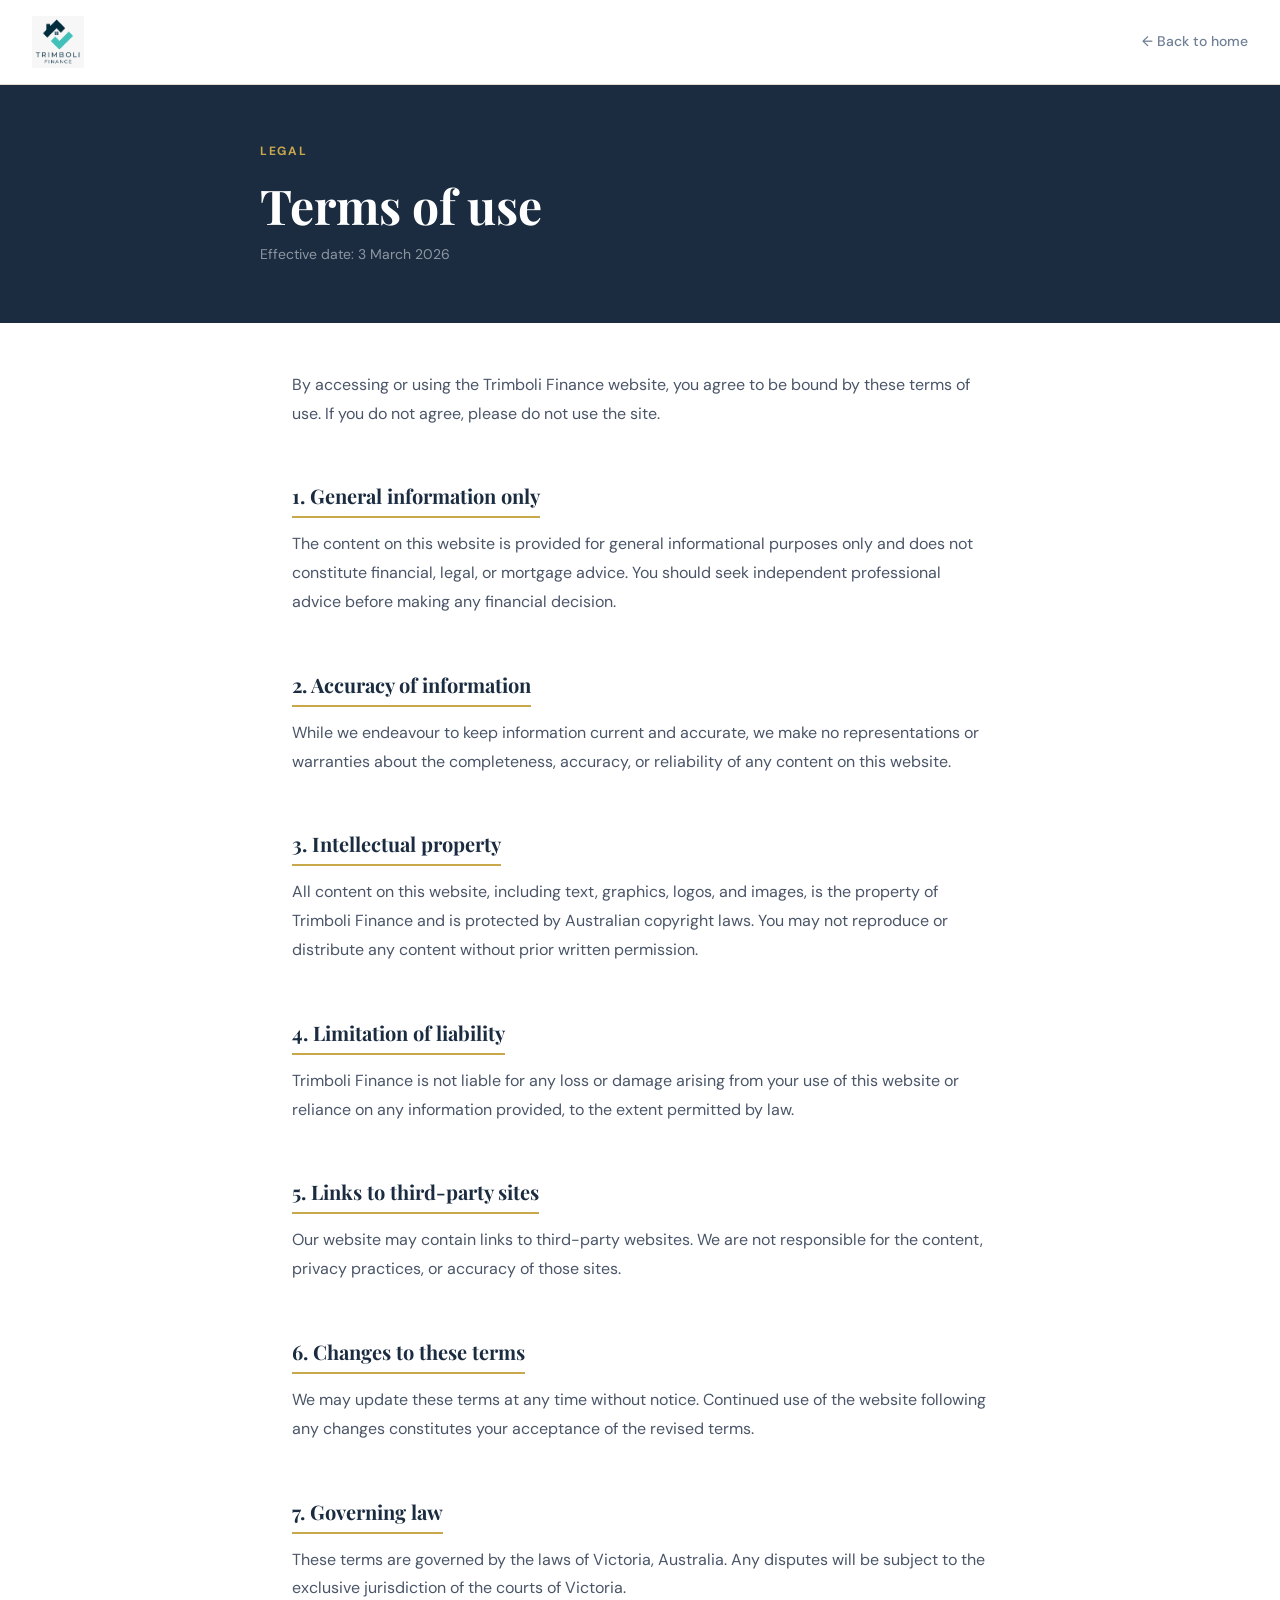
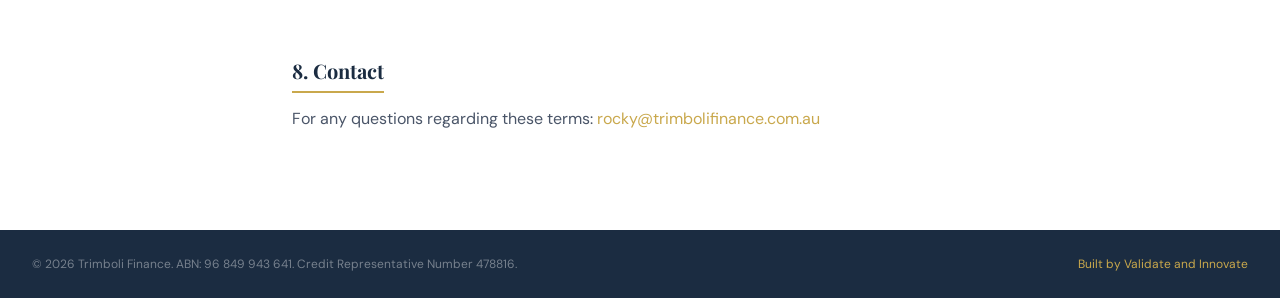
<file: pages/terms-of-use.html>
<!DOCTYPE html>
<html lang="en">
<head>
  <meta charset="UTF-8">
  <meta name="viewport" content="width=device-width, initial-scale=1.0">
  <meta name="description" content="Terms of use — Trimboli Finance">
  <meta name="robots" content="noindex">
  <link rel="canonical" href="https://trimbolifinance.com.au/pages/terms-of-use">
  <link rel="icon" type="image/x-icon" href="/favicon.ico">
  <link rel="icon" type="image/svg+xml" href="/assets/images/fallback/favicon.svg">
  <link rel="preconnect" href="https://fonts.googleapis.com">
  <link rel="preconnect" href="https://fonts.gstatic.com" crossorigin>
  <link href="https://fonts.googleapis.com/css2?family=Playfair+Display:wght@600;700&family=DM+Sans:wght@400;500;600;700&display=swap" rel="stylesheet">
  <link rel="stylesheet" href="/assets/css/tokens.css">
  <link rel="stylesheet" href="/assets/css/base.css">
  <link rel="stylesheet" href="/assets/css/components.css">
  <title>Terms of use | Trimboli Finance</title>
  <style>
    .legal-nav {
      display: flex; align-items: center; justify-content: space-between;
      padding: 1rem 2rem; background: var(--color-white);
      border-bottom: 1px solid var(--color-border-cream);
    }
    .legal-nav img { height: 52px; width: auto; }
    .legal-nav-back {
      font-size: var(--text-sm); font-weight: 500;
      color: var(--color-text-muted); display: flex; align-items: center; gap: 0.375rem;
      transition: color var(--transition-fast);
    }
    .legal-nav-back:hover { color: var(--color-navy); }
    .legal-hero { background: var(--color-navy); padding: 3.5rem 2rem; }
    .legal-hero-inner { max-width: 760px; margin: 0 auto; }
    .legal-hero .eyebrow {
      font-size: var(--text-xs); font-weight: 700; letter-spacing: 0.14em;
      text-transform: uppercase; color: var(--color-gold); margin-bottom: 1rem;
    }
    .legal-hero h1 { color: var(--color-white); font-size: clamp(2rem,4vw,3rem); margin-bottom: 0.5rem; }
    .legal-hero .date { font-size: var(--text-sm); color: rgba(255,255,255,0.5); }
    .legal-body { max-width: 760px; margin: 0 auto; padding: 3rem 2rem 5rem; }
    .legal-body h2 {
      font-size: var(--text-xl); color: var(--color-navy); margin: 2.5rem 0 0.75rem;
      padding-bottom: 0.5rem; border-bottom: 2px solid var(--color-gold); display: inline-block;
    }
    .legal-body p { color: var(--color-text-body); margin-bottom: 1rem; line-height: 1.8; }
    .legal-body a { color: var(--color-gold); }
    .legal-footer {
      background: var(--color-navy); padding: 1.5rem 2rem;
      display: flex; align-items: center; justify-content: space-between; flex-wrap: wrap; gap: 1rem;
    }
    .legal-footer p { font-size: var(--text-xs); color: rgba(255,255,255,0.4); max-width: none; }
    .legal-footer a { font-size: var(--text-xs); color: var(--color-gold); }
  </style>
</head>
<body>
  <nav class="legal-nav">
    <a href="/">
      <img src="/assets/images/fallback/logo.jpg" alt="Trimboli Finance" height="52" width="auto">
    </a>
    <a href="/" class="legal-nav-back">← Back to home</a>
  </nav>

  <div class="legal-hero">
    <div class="legal-hero-inner">
      <div class="eyebrow">Legal</div>
      <h1>Terms of use</h1>
      <p class="date">Effective date: 3 March 2026</p>
    </div>
  </div>

  <main class="legal-body">
    <p>By accessing or using the Trimboli Finance website, you agree to be bound by these terms of use. If you do not agree, please do not use the site.</p>

    <h2>1. General information only</h2>
    <p>The content on this website is provided for general informational purposes only and does not constitute financial, legal, or mortgage advice. You should seek independent professional advice before making any financial decision.</p>

    <h2>2. Accuracy of information</h2>
    <p>While we endeavour to keep information current and accurate, we make no representations or warranties about the completeness, accuracy, or reliability of any content on this website.</p>

    <h2>3. Intellectual property</h2>
    <p>All content on this website, including text, graphics, logos, and images, is the property of Trimboli Finance and is protected by Australian copyright laws. You may not reproduce or distribute any content without prior written permission.</p>

    <h2>4. Limitation of liability</h2>
    <p>Trimboli Finance is not liable for any loss or damage arising from your use of this website or reliance on any information provided, to the extent permitted by law.</p>

    <h2>5. Links to third-party sites</h2>
    <p>Our website may contain links to third-party websites. We are not responsible for the content, privacy practices, or accuracy of those sites.</p>

    <h2>6. Changes to these terms</h2>
    <p>We may update these terms at any time without notice. Continued use of the website following any changes constitutes your acceptance of the revised terms.</p>

    <h2>7. Governing law</h2>
    <p>These terms are governed by the laws of Victoria, Australia. Any disputes will be subject to the exclusive jurisdiction of the courts of Victoria.</p>

    <h2>8. Contact</h2>
    <p>For any questions regarding these terms: <a href="mailto:rocky@trimbolifinance.com.au">rocky@trimbolifinance.com.au</a></p>
  </main>

  <footer class="legal-footer">
    <p>© 2026 Trimboli Finance. ABN: 96 849 943 641. Credit Representative Number 478816.</p>
    <a href="https://www.validateinnovate.com.au" target="_blank" rel="noopener">Built by Validate and Innovate</a>
  </footer>
</body>
</html>
</file>
<file: assets/css/tokens.css>
/* ============================================================
   TRIMBOLI FINANCE — Design Tokens
   All brand values live here. To rebrand: edit this file only.
   ============================================================ */

:root {
  /* ── Brand colours ── */
  --color-navy:          #1b2c41;   /* exact value from Canva dropper */
  --color-navy-mid:      #223450;   /* slightly lighter for card contrast */
  --color-navy-card:     #263d5c;   /* stat cards, icon bg on dark */
  --color-gold:          #c9a84c;   /* primary accent — CTA buttons, labels, links */
  --color-gold-hover:    #b8943d;   /* gold on hover */
  --color-cream:         #f5f0e8;   /* services / lender panel / testimonials bg */
  --color-white:         #ffffff;
  --color-bg-section:    #f9f8f5;   /* near-white for alternating sections */

  /* ── Text ── */
  --color-text-dark:     #0d1f2d;
  --color-text-body:     #4a5568;
  --color-text-muted:    #718096;
  --color-text-light:    #ffffff;
  --color-text-dim:      rgba(255, 255, 255, 0.65);
  --color-text-gold:     #c9a84c;

  /* ── Borders ── */
  --color-border-cream:  #e2dbd0;
  --color-border-dark:   rgba(255, 255, 255, 0.08);
  --color-border-white:  rgba(255, 255, 255, 0.15);

  /* ── Typography ── */
  --font-heading: 'Playfair Display', Georgia, serif;
  --font-body:    'DM Sans', system-ui, -apple-system, sans-serif;

  /* ── Type scale ── */
  --text-xs:   0.75rem;    /*  12px */
  --text-sm:   0.875rem;   /*  14px */
  --text-base: 1rem;       /*  16px */
  --text-lg:   1.125rem;   /*  18px */
  --text-xl:   1.25rem;    /*  20px */
  --text-2xl:  1.5rem;     /*  24px */
  --text-3xl:  1.875rem;   /*  30px */
  --text-4xl:  2.25rem;    /*  36px */
  --text-5xl:  3rem;       /*  48px */
  --text-6xl:  3.75rem;    /*  60px */

  /* ── Spacing ── */
  --space-1:  0.25rem;
  --space-2:  0.5rem;
  --space-3:  0.75rem;
  --space-4:  1rem;
  --space-5:  1.25rem;
  --space-6:  1.5rem;
  --space-8:  2rem;
  --space-10: 2.5rem;
  --space-12: 3rem;
  --space-16: 4rem;
  --space-20: 5rem;
  --space-24: 6rem;

  /* ── Layout ── */
  --container-max:    1320px;
  --container-narrow: 760px;

  /* ── Radii ── */
  --radius-sm:   6px;
  --radius-md:   10px;
  --radius-lg:   14px;
  --radius-xl:   20px;
  --radius-full: 9999px;

  /* ── Shadows ── */
  --shadow-sm:   0 1px 4px  rgba(13, 31, 45, 0.06);
  --shadow-md:   0 4px 16px rgba(13, 31, 45, 0.10);
  --shadow-lg:   0 8px 32px rgba(13, 31, 45, 0.14);
  --shadow-xl:   0 16px 56px rgba(13, 31, 45, 0.18);

  /* ── Transitions ── */
  --transition-fast: 140ms ease;
  --transition-base: 240ms ease;
  --transition-slow: 380ms ease;

  /* ── Z-index ── */
  --z-nav:    100;
  --z-modal:  300;
}
</file>
<file: assets/css/base.css>
/* ============================================================
   TRIMBOLI FINANCE — Base / Reset / Typography
   ============================================================ */

*, *::before, *::after {
  margin: 0;
  padding: 0;
  box-sizing: border-box;
}

html {
  font-size: 16px;
  scroll-behavior: smooth;
  -webkit-text-size-adjust: 100%;
}

body {
  font-family: var(--font-body);
  font-size: var(--text-base);
  font-weight: 400;
  line-height: 1.7;
  color: var(--color-text-body);
  background: var(--color-white);
  -webkit-font-smoothing: antialiased;
  -moz-osx-font-smoothing: grayscale;
}

body.modal-open { overflow: hidden; }

img, video, svg { display: block; max-width: 100%; }

a { color: inherit; text-decoration: none; }

button { font-family: var(--font-body); cursor: pointer; }

ul, ol { list-style: none; }

h1, h2, h3, h4, h5, h6 {
  font-family: var(--font-heading);
  font-weight: 700;
  line-height: 1.2;
  color: var(--color-text-dark);
}

h1 { font-size: clamp(2.5rem,  5.5vw, var(--text-6xl)); }
h2 { font-size: clamp(2rem,    4vw,   var(--text-5xl)); }
h3 { font-size: clamp(1.25rem, 2.5vw, var(--text-2xl)); }

p { max-width: 68ch; }

:focus-visible {
  outline: 2px solid var(--color-gold);
  outline-offset: 3px;
  border-radius: var(--radius-sm);
}

::selection {
  background: rgba(201, 168, 76, 0.2);
}

@media (prefers-reduced-motion: reduce) {
  *, *::before, *::after {
    animation-duration: 0.01ms !important;
    transition-duration: 0.01ms !important;
  }
  html { scroll-behavior: auto; }
}
</file>
<file: assets/css/components.css>
/* ============================================================
   TRIMBOLI FINANCE — Components
   ============================================================ */

/* ── Container ── */
.container {
  max-width: var(--container-max);
  margin: 0 auto;
  padding: 0 var(--space-8);
}

@media (max-width: 640px) {
  .container { padding: 0 var(--space-5); }
}

/* ── Buttons ── */
.btn {
  display: inline-flex;
  align-items: center;
  justify-content: center;
  gap: var(--space-2);
  padding: 0.75rem 1.5rem;
  font-family: var(--font-body);
  font-size: var(--text-sm);
  font-weight: 600;
  border-radius: var(--radius-md);
  border: 2px solid transparent;
  cursor: pointer;
  transition: background var(--transition-fast),
              color var(--transition-fast),
              border-color var(--transition-fast),
              transform var(--transition-fast);
  white-space: nowrap;
  text-decoration: none;
}

.btn:hover { transform: translateY(-1px); }
.btn:active { transform: none; }

/* Gold filled — primary CTA */
.btn-gold {
  background: var(--color-gold);
  color: var(--color-navy);
  border-color: var(--color-gold);
}
.btn-gold:hover {
  background: var(--color-gold-hover);
  border-color: var(--color-gold-hover);
}

/* Navy filled — nav CTA */
.btn-navy {
  background: var(--color-navy);
  color: var(--color-white);
  border-color: var(--color-navy);
}
.btn-navy:hover {
  background: var(--color-navy-mid);
  border-color: var(--color-navy-mid);
}

/* Outline on dark bg */
.btn-outline-light {
  background: transparent;
  color: var(--color-white);
  border-color: var(--color-border-white);
}
.btn-outline-light:hover {
  background: rgba(255,255,255,0.08);
  border-color: rgba(255,255,255,0.35);
}

/* Phone button in nav */
.btn-phone {
  background: var(--color-cream);
  color: var(--color-navy);
  border: 1.5px solid #d4cfc6;
  border-radius: var(--radius-md);
  padding: 0.5rem 1.1rem;
  font-size: var(--text-sm);
  font-weight: 700;
  display: inline-flex;
  align-items: center;
  gap: var(--space-2);
  transition: border-color var(--transition-fast), background var(--transition-fast);
}
.btn-phone:hover { border-color: var(--color-gold); background: #ede8de; }
.btn-phone svg { width: 14px; height: 14px; color: var(--color-gold); flex-shrink: 0; }

.btn-lg { padding: 0.9rem 1.75rem; font-size: var(--text-base); }
.btn svg { width: 16px; height: 16px; flex-shrink: 0; }

/* ── Section label ── */
.section-label {
  display: block;
  font-family: var(--font-body);
  font-size: var(--text-xs);
  font-weight: 700;
  letter-spacing: 0.14em;
  text-transform: uppercase;
  color: var(--color-gold);
  margin-bottom: var(--space-4);
}

/* ── Section header ── */
.section-header {
  text-align: center;
  margin-bottom: var(--space-12);
}
.section-header h2 { margin-bottom: var(--space-4); }
.section-header p {
  font-size: var(--text-lg);
  color: var(--color-text-muted);
  max-width: 56ch;
  margin: 0 auto;
}

/* ── NAV ── */
.site-nav {
  position: sticky;
  top: 0;
  z-index: var(--z-nav);
  background: rgba(245, 244, 242, 0.97);
  backdrop-filter: blur(16px);
  -webkit-backdrop-filter: blur(16px);
  border-bottom: 1px solid #e8e4dc;
}

.site-nav-inner {
  max-width: var(--container-max);
  margin: 0 auto;
  padding: 0 var(--space-8);
  height: 72px;
  display: flex;
  align-items: center;
  justify-content: space-between;
  gap: var(--space-6);
}

.nav-logo img { height: 56px; width: auto; }

.nav-links {
  display: flex;
  align-items: center;
  gap: var(--space-8);
}

.nav-links a {
  font-size: var(--text-sm);
  font-weight: 500;
  color: var(--color-text-dark);
  transition: color var(--transition-fast);
}
.nav-links a:hover { color: var(--color-gold); }

.nav-actions {
  display: flex;
  align-items: center;
  gap: var(--space-3);
}

@media (max-width: 900px) {
  .nav-links { display: none; }
}
@media (max-width: 540px) {
  .site-nav-inner { padding: 0 var(--space-5); }
  .btn-phone span { display: none; }
}

/* ── MODAL ── */
.modal-overlay {
  display: none;
  position: fixed;
  inset: 0;
  background: rgba(13, 31, 45, 0.6);
  backdrop-filter: blur(6px);
  -webkit-backdrop-filter: blur(6px);
  z-index: var(--z-modal);
  align-items: center;
  justify-content: center;
  padding: var(--space-6);
}
.modal-overlay.is-open {
  display: flex;
  animation: overlayIn 0.2s ease;
}

@keyframes overlayIn {
  from { opacity: 0; }
  to   { opacity: 1; }
}

.modal {
  background: var(--color-white);
  border-radius: var(--radius-xl);
  padding: var(--space-6) var(--space-8);
  width: 100%;
  max-width: 480px;
  position: relative;
  box-shadow: var(--shadow-xl);
  animation: modalIn 0.25s cubic-bezier(0.22, 1, 0.36, 1);
}

@keyframes modalIn {
  from { opacity: 0; transform: translateY(18px) scale(0.97); }
  to   { opacity: 1; transform: translateY(0) scale(1); }
}

.modal-close {
  position: absolute;
  top: var(--space-4);
  right: var(--space-4);
  background: var(--color-cream);
  border: 1px solid var(--color-border-cream);
  color: var(--color-text-muted);
  border-radius: var(--radius-full);
  width: 32px; height: 32px;
  display: flex; align-items: center; justify-content: center;
  font-size: var(--text-sm);
  transition: background var(--transition-fast);
}
.modal-close:hover { background: var(--color-border-cream); color: var(--color-text-dark); }

.modal-eyebrow {
  font-size: var(--text-xs);
  font-weight: 700;
  letter-spacing: 0.14em;
  text-transform: uppercase;
  color: var(--color-gold);
  margin-bottom: var(--space-1);
}

.modal-title {
  font-family: var(--font-heading);
  font-size: var(--text-2xl);
  font-weight: 700;
  color: var(--color-navy);
  line-height: 1.2;
  margin-bottom: var(--space-1);
}

.modal-subtitle {
  font-size: var(--text-sm);
  color: var(--color-text-muted);
  margin-bottom: var(--space-4);
  line-height: 1.5;
}

/* ── Form fields ── */
.form-row {
  display: grid;
  grid-template-columns: 1fr 1fr;
  gap: var(--space-3);
  margin-bottom: var(--space-2);
}
.form-field { margin-bottom: var(--space-2); }
.form-field:last-of-type { margin-bottom: 0; }

.form-field label {
  display: block;
  font-size: var(--text-xs);
  font-weight: 600;
  letter-spacing: 0.06em;
  text-transform: uppercase;
  color: var(--color-text-muted);
  margin-bottom: var(--space-1);
}

.form-field input,
.form-field select,
.form-field textarea {
  width: 100%;
  background: var(--color-bg-section);
  border: 1.5px solid var(--color-border-cream);
  border-radius: var(--radius-md);
  padding: 0.6rem var(--space-4);
  font-family: var(--font-body);
  font-size: var(--text-base);
  color: var(--color-text-dark);
  transition: border-color var(--transition-fast), box-shadow var(--transition-fast);
  outline: none;
  appearance: none;
}

.form-field input::placeholder,
.form-field textarea::placeholder { color: var(--color-text-muted); opacity: 0.6; }

.form-field input:focus,
.form-field select:focus,
.form-field textarea:focus {
  border-color: var(--color-gold);
  box-shadow: 0 0 0 3px rgba(201, 168, 76, 0.12);
}

.form-field input.input-error,
.form-field select.input-error,
.form-field textarea.input-error {
  border-color: #c0392b;
  box-shadow: 0 0 0 3px rgba(192, 57, 43, 0.10);
}

.field-error {
  display: block;
  font-size: var(--text-xs);
  color: #c0392b;
  margin-top: var(--space-1);
  font-weight: 500;
}

.form-field select {
  background-image: url("data:image/svg+xml,%3Csvg xmlns='http://www.w3.org/2000/svg' width='12' height='8'%3E%3Cpath d='M1 1l5 5 5-5' stroke='%23718096' stroke-width='1.5' fill='none' stroke-linecap='round'/%3E%3C/svg%3E");
  background-repeat: no-repeat;
  background-position: right 1rem center;
  padding-right: 2.5rem;
  cursor: pointer;
}

.form-submit {
  width: 100%;
  background: var(--color-gold);
  color: var(--color-navy);
  font-family: var(--font-body);
  font-size: var(--text-base);
  font-weight: 700;
  padding: 0.8rem;
  border: none;
  border-radius: var(--radius-md);
  cursor: pointer;
  margin-top: var(--space-4);
  transition: background var(--transition-fast), transform var(--transition-fast);
}
.form-submit:hover { background: var(--color-gold-hover); transform: translateY(-1px); }
.form-submit:disabled { opacity: 0.6; cursor: not-allowed; transform: none; }

.form-disclaimer {
  font-size: var(--text-xs);
  color: var(--color-text-muted);
  margin-top: var(--space-3);
  line-height: 1.5;
}

/* ── Modal success ── */
.modal-success {
  text-align: center;
  padding: var(--space-6) 0;
}
.modal-success-icon {
  width: 56px; height: 56px;
  background: rgba(201, 168, 76, 0.12);
  border-radius: var(--radius-full);
  display: flex; align-items: center; justify-content: center;
  margin: 0 auto var(--space-6);
  color: var(--color-gold);
}
.modal-success h3 {
  font-family: var(--font-heading);
  font-size: var(--text-2xl);
  color: var(--color-navy);
  margin-bottom: var(--space-2);
}
.modal-success p { font-size: var(--text-sm); color: var(--color-text-muted); line-height: 1.6; }

@media (max-width: 480px) {
  .modal { padding: var(--space-8) var(--space-5); }
  .form-row { grid-template-columns: 1fr; }
}

/* ── Footer ── */
.site-footer {
  background: var(--color-navy);
  color: var(--color-text-light);
}

.footer-main {
  max-width: var(--container-max);
  margin: 0 auto;
  padding: var(--space-16) var(--space-8) var(--space-12);
  display: grid;
  grid-template-columns: 1.6fr 1fr 0.9fr 0.9fr;
  gap: var(--space-12);
}

.footer-brand img { height: 56px; width: auto; margin-bottom: var(--space-5); }

.footer-brand p {
  font-size: var(--text-sm);
  color: var(--color-text-dim);
  line-height: 1.7;
  max-width: 28ch;
}

.footer-col h4 {
  font-family: var(--font-body);
  font-size: var(--text-xs);
  font-weight: 700;
  letter-spacing: 0.12em;
  text-transform: uppercase;
  color: rgba(255,255,255,0.4);
  margin-bottom: var(--space-5);
}

.footer-col a {
  display: block;
  font-size: var(--text-sm);
  color: var(--color-text-dim);
  margin-bottom: var(--space-3);
  transition: color var(--transition-fast);
}
.footer-col a:hover { color: var(--color-gold); }

.footer-bottom-bar {
  border-top: 1px solid var(--color-border-dark);
  max-width: var(--container-max);
  margin: 0 auto;
  padding: var(--space-6) var(--space-8);
  display: flex;
  align-items: center;
  justify-content: space-between;
  flex-wrap: wrap;
  gap: var(--space-4);
}

.footer-bottom-bar p {
  font-size: var(--text-xs);
  color: rgba(255,255,255,0.4);
  max-width: none;
}

.footer-abn {
  font-size: var(--text-xs);
  color: rgba(255,255,255,0.4);
  white-space: nowrap;
}

.footer-disclaimer {
  border-top: 1px solid var(--color-border-dark);
  max-width: var(--container-max);
  margin: 0 auto;
  padding: var(--space-5) var(--space-8);
  font-size: var(--text-xs);
  color: rgba(255,255,255,0.55);
  line-height: 1.7;
}

.footer-credit {
  border-top: 1px solid var(--color-border-dark);
  max-width: var(--container-max);
  margin: 0 auto;
  padding: var(--space-6) var(--space-8);
  text-align: center;
  font-size: var(--text-base);
  font-weight: 600;
  color: rgba(255,255,255,0.65);
}
.footer-credit a {
  color: var(--color-gold);
  font-weight: 700;
}
.footer-credit a:hover { text-decoration: underline; }

@media (max-width: 900px) {
  .footer-main { grid-template-columns: 1fr 1fr; gap: var(--space-10); }
  .footer-brand { grid-column: 1 / -1; }
  .footer-brand p { max-width: 100%; }
}
@media (max-width: 540px) {
  .footer-main { grid-template-columns: 1fr; }
  .footer-bottom-bar { flex-direction: column; align-items: flex-start; }
}
</file>
<file: assets/css/layout.css>
/* ============================================================
   TRIMBOLI FINANCE — Layout / Sections
   ============================================================ */

/* ── HERO ── */
.hero {
  background: linear-gradient(135deg, #223755 0%, #1b2c41 50%, #152233 100%);
  padding: var(--space-20) 0 var(--space-24);
  position: relative;
  overflow: hidden;
}

.hero-inner {
  max-width: var(--container-max);
  margin: 0 auto;
  padding: 0 var(--space-8);
  display: grid;
  grid-template-columns: 1fr auto;
  gap: var(--space-16);
  align-items: start;
}

.hero-badge {
  display: inline-flex;
  align-items: center;
  gap: var(--space-2);
  border: 1px solid var(--color-border-white);
  border-radius: var(--radius-full);
  padding: var(--space-2) var(--space-5);
  font-size: var(--text-xs);
  font-weight: 700;
  letter-spacing: 0.12em;
  text-transform: uppercase;
  color: rgba(255,255,255,0.85);
  margin-bottom: var(--space-8);
}
.hero-badge-dot {
  width: 8px; height: 8px;
  background: var(--color-gold);
  border-radius: var(--radius-full);
}

.hero h1 {
  font-size: clamp(2.5rem, 5.5vw, 4rem);
  font-weight: 700;
  color: var(--color-white);
  line-height: 1.1;
  margin-bottom: var(--space-6);
}

.hero h1 .gold { color: var(--color-gold); }

.hero-lead {
  font-size: var(--text-lg);
  color: var(--color-text-dim);
  line-height: 1.7;
  margin-bottom: var(--space-8);
  max-width: 52ch;
}

.hero-actions {
  display: flex;
  align-items: center;
  gap: var(--space-4);
  flex-wrap: wrap;
}

/* Stat cards column */
.hero-stats {
  display: flex;
  flex-direction: column;
  gap: var(--space-4);
  padding-top: var(--space-4);
}

.stat-card {
  background: var(--color-navy-card);
  border: 1px solid var(--color-border-dark);
  border-radius: var(--radius-lg);
  padding: var(--space-8) var(--space-10);
  text-align: center;
  min-width: 180px;
}

.stat-card-value {
  font-family: var(--font-heading);
  font-size: var(--text-5xl);
  font-weight: 700;
  color: var(--color-gold);
  line-height: 1;
  margin-bottom: var(--space-2);
}

.stat-card-label {
  font-size: var(--text-xs);
  font-weight: 700;
  letter-spacing: 0.1em;
  text-transform: uppercase;
  color: rgba(255,255,255,0.5);
}

@media (max-width: 960px) {
  .hero-inner {
    grid-template-columns: 1fr;
    gap: var(--space-12);
  }
  .hero-stats {
    flex-direction: row;
    flex-wrap: wrap;
    padding-top: 0;
  }
  .stat-card { flex: 1; min-width: 140px; }
}

@media (max-width: 540px) {
  .hero { padding: var(--space-16) 0 var(--space-20); }
  .hero-inner { padding: 0 var(--space-5); }
  .hero-actions { flex-direction: column; align-items: flex-start; }
  .hero-actions .btn { width: 100%; justify-content: center; }
  .stat-card-value { font-size: var(--text-4xl); }
}

/* ── TRUST BAR ── */
.trust-bar {
  background: var(--color-white);
  border-bottom: 1px solid var(--color-border-cream);
  padding: var(--space-4) 0;
}

.trust-bar-inner {
  max-width: var(--container-max);
  margin: 0 auto;
  padding: 0 var(--space-8);
  display: flex;
  align-items: center;
  justify-content: center;
  gap: var(--space-12);
  flex-wrap: wrap;
}

.trust-item {
  display: flex;
  align-items: center;
  gap: var(--space-3);
  font-size: var(--text-sm);
  font-weight: 500;
  color: var(--color-text-body);
}
.trust-item svg { width: 18px; height: 18px; color: var(--color-gold); flex-shrink: 0; }

@media (max-width: 540px) {
  .trust-bar-inner { gap: var(--space-6); justify-content: flex-start; }
}

/* ── SERVICES ── */
.section-services {
  background: var(--color-white);
  padding: var(--space-24) 0;
}

.services-grid {
  display: grid;
  grid-template-columns: repeat(3, 1fr);
  gap: var(--space-6);
}

.service-card {
  background: var(--color-cream);
  border-radius: var(--radius-lg);
  padding: var(--space-8);
  transition: transform var(--transition-base), box-shadow var(--transition-base);
}
.service-card:hover { transform: translateY(-3px); box-shadow: var(--shadow-md); }

.service-icon-wrap {
  width: 56px; height: 56px;
  background: var(--color-navy);
  border-radius: var(--radius-md);
  display: flex; align-items: center; justify-content: center;
  margin-bottom: var(--space-6);
  font-size: 26px;
  line-height: 1;
}
.service-icon-wrap img { width: 28px; height: 28px; }
.service-icon-wrap svg { width: 26px; height: 26px; color: var(--color-white); }

.service-card h3 {
  font-family: var(--font-heading);
  font-size: var(--text-xl);
  font-weight: 600;
  color: var(--color-text-dark);
  margin-bottom: var(--space-3);
}

.service-card p {
  font-size: var(--text-sm);
  color: var(--color-text-body);
  line-height: 1.7;
  margin-bottom: var(--space-5);
  max-width: 100%;
}

.service-link {
  font-size: var(--text-sm);
  font-weight: 600;
  color: var(--color-gold);
  display: inline-flex;
  align-items: center;
  gap: var(--space-1);
  transition: gap var(--transition-fast);
}
.service-link:hover { gap: var(--space-2); }

@media (max-width: 900px) {
  .services-grid { grid-template-columns: repeat(2, 1fr); }
}
@media (max-width: 580px) {
  .services-grid { grid-template-columns: 1fr; }
  .section-services { padding: var(--space-16) 0; }
}

/* ── LENDER PANEL ── */
.section-lenders {
  background: var(--color-cream);
  padding: var(--space-16) 0;
}

.lenders-label {
  text-align: center;
  font-size: var(--text-xs);
  font-weight: 700;
  letter-spacing: 0.14em;
  text-transform: uppercase;
  color: var(--color-text-muted);
  margin-bottom: var(--space-8);
}

.lenders-grid-wrap {
  background: var(--color-white);
  border-radius: var(--radius-xl);
  padding: var(--space-10) var(--space-12);
  box-shadow: var(--shadow-sm);
}

.lenders-grid {
  display: grid;
  grid-template-columns: repeat(7, 1fr);
  gap: var(--space-8) var(--space-6);
  align-items: center;
  justify-items: center;
}

/* When bank-logos image asset is used instead of grid */
.lenders-img {
  width: 100%;
  height: auto;
  display: block;
}

/* Text fallback pills */
.lender-pill {
  font-size: var(--text-sm);
  font-weight: 600;
  color: var(--color-text-muted);
  text-align: center;
}

@media (max-width: 900px) {
  .lenders-grid { grid-template-columns: repeat(4, 1fr); }
  .lenders-grid-wrap { padding: var(--space-8); }
}
@media (max-width: 540px) {
  .lenders-grid { grid-template-columns: repeat(3, 1fr); }
}

/* ── PROCESS ── */
.section-process {
  background: #1f3148;
  padding: var(--space-24) 0;
}

.section-process .section-label { color: var(--color-gold); }

.section-process h2 {
  color: var(--color-white);
  font-size: clamp(2rem, 4vw, 3rem);
  margin-bottom: var(--space-16);
}

.process-grid {
  display: grid;
  grid-template-columns: repeat(4, 1fr);
  gap: var(--space-1);
}

.process-card {
  border-right: 1px solid var(--color-border-dark);
  padding: var(--space-8) var(--space-8) var(--space-8) 0;
}
.process-card:last-child { border-right: none; padding-right: 0; }
.process-card:not(:first-child) { padding-left: var(--space-8); }

.process-number {
  font-family: var(--font-heading);
  font-size: 4rem;
  font-weight: 700;
  color: rgba(255,255,255,0.12);
  line-height: 1;
  margin-bottom: var(--space-6);
}

.process-card h3 {
  font-family: var(--font-heading);
  font-size: var(--text-xl);
  font-weight: 600;
  color: var(--color-white);
  margin-bottom: var(--space-4);
}

.process-card p {
  font-size: var(--text-sm);
  color: var(--color-text-dim);
  line-height: 1.7;
  max-width: 100%;
}

@media (max-width: 900px) {
  .process-grid { grid-template-columns: repeat(2, 1fr); gap: var(--space-8); }
  .process-card { border-right: none; padding: 0; }
  .process-card:not(:first-child) { padding-left: 0; }
}
@media (max-width: 540px) {
  .process-grid { grid-template-columns: 1fr; }
  .section-process { padding: var(--space-16) 0; }
}

/* ── ABOUT ── */
.section-about {
  background: var(--color-white);
  padding: 0;
  overflow: hidden;
}

.about-grid {
  display: grid;
  grid-template-columns: 1fr 1fr;
  min-height: 560px;
}

.about-image-col {
  position: relative;
  background: var(--color-white);
  overflow: hidden;
}
.about-image-col img {
  width: 100%;
  height: 100%;
  object-fit: cover;
  object-position: top center;
  display: block;
}

.about-exp-badge {
  position: absolute;
  bottom: var(--space-8);
  left: var(--space-8);
  background: var(--color-gold);
  color: var(--color-navy);
  border-radius: var(--radius-lg);
  padding: var(--space-4) var(--space-6);
  font-weight: 700;
}
.about-exp-badge .big { font-family: var(--font-heading); font-size: var(--text-4xl); line-height: 1; }
.about-exp-badge .small { font-size: var(--text-sm); font-weight: 600; }

.about-content-col {
  padding: var(--space-16) var(--space-16);
  display: flex;
  flex-direction: column;
  justify-content: center;
}

.about-content-col h2 {
  color: var(--color-text-dark);
  margin-bottom: var(--space-6);
  font-size: clamp(1.75rem, 3vw, 2.5rem);
}

.about-content-col > p {
  font-size: var(--text-base);
  color: var(--color-text-body);
  line-height: 1.8;
  margin-bottom: var(--space-8);
  max-width: 100%;
}

.about-points {
  display: flex;
  flex-direction: column;
  gap: var(--space-5);
  margin-bottom: var(--space-8);
}

.about-point {
  display: flex;
  align-items: flex-start;
  gap: var(--space-4);
}

.about-point-icon {
  width: 44px; height: 44px;
  background: var(--color-navy);
  border-radius: var(--radius-md);
  display: flex; align-items: center; justify-content: center;
  flex-shrink: 0;
}
.about-point-icon svg { width: 20px; height: 20px; color: var(--color-white); }

.about-point-text h4 {
  font-family: var(--font-body);
  font-size: var(--text-base);
  font-weight: 700;
  color: var(--color-text-dark);
  margin-bottom: var(--space-1);
}
.about-point-text p {
  font-size: var(--text-sm);
  color: var(--color-text-muted);
  line-height: 1.6;
  max-width: 100%;
}

@media (max-width: 900px) {
  .about-grid { grid-template-columns: 1fr; }
  .about-image-col { min-height: 380px; }
  .about-content-col { padding: var(--space-12) var(--space-8); }
}

/* ── TESTIMONIALS ── */
.section-testimonials {
  background: var(--color-cream);
  padding: var(--space-24) 0;
}

.testimonials-grid {
  display: grid;
  grid-template-columns: repeat(3, 1fr);
  gap: var(--space-6);
}

.testimonial-card {
  background: var(--color-white);
  border-radius: var(--radius-lg);
  padding: var(--space-8);
  box-shadow: var(--shadow-sm);
  display: flex;
  flex-direction: column;
}

.testimonial-stars {
  display: flex;
  gap: var(--space-1);
  margin-bottom: var(--space-5);
  color: var(--color-gold);
}
.testimonial-stars svg { width: 18px; height: 18px; fill: currentColor; }

.testimonial-quote {
  font-size: var(--text-base);
  color: var(--color-text-body);
  line-height: 1.7;
  font-style: italic;
  flex: 1;
  margin-bottom: var(--space-6);
  max-width: 100%;
}

.testimonial-author {
  display: flex;
  align-items: center;
  gap: var(--space-4);
  border-top: 1px solid var(--color-border-cream);
  padding-top: var(--space-5);
}

.author-avatar {
  width: 44px; height: 44px;
  background: var(--color-navy);
  border-radius: var(--radius-full);
  display: flex; align-items: center; justify-content: center;
  font-family: var(--font-heading);
  font-size: var(--text-lg);
  font-weight: 700;
  color: var(--color-white);
  flex-shrink: 0;
}

.author-name {
  font-size: var(--text-sm);
  font-weight: 600;
  color: var(--color-text-dark);
}

@media (max-width: 900px) {
  .testimonials-grid { grid-template-columns: repeat(2, 1fr); }
  .section-testimonials { padding: var(--space-16) 0; }
}
@media (max-width: 600px) {
  .testimonials-grid { grid-template-columns: 1fr; }
}

/* ── CONTACT / CTA ── */
.section-contact {
  background: #223552;
  padding: var(--space-24) 0;
}

.contact-grid {
  display: grid;
  grid-template-columns: 1fr 1fr;
  gap: var(--space-16);
  align-items: start;
}

.contact-left .section-label { color: var(--color-gold); }

.contact-left h2 {
  color: var(--color-white);
  font-size: clamp(2rem, 4vw, 3rem);
  margin-bottom: var(--space-5);
  line-height: 1.2;
}

.contact-left > p {
  font-size: var(--text-base);
  color: var(--color-text-dim);
  line-height: 1.7;
  margin-bottom: var(--space-8);
  max-width: 100%;
}

.contact-details {
  display: flex;
  flex-direction: column;
  gap: var(--space-4);
  margin-bottom: var(--space-8);
}

.contact-detail {
  display: flex;
  align-items: center;
  gap: var(--space-4);
  font-size: var(--text-base);
  color: var(--color-text-dim);
  text-decoration: none;
  transition: color var(--transition-fast);
}
.contact-detail:hover { color: var(--color-gold); }

.contact-detail-icon {
  width: 36px; height: 36px;
  background: rgba(255,255,255,0.06);
  border: 1px solid var(--color-border-dark);
  border-radius: var(--radius-md);
  display: flex; align-items: center; justify-content: center;
  flex-shrink: 0;
}
.contact-detail-icon svg { width: 16px; height: 16px; color: var(--color-gold); }

/* Contact form card */
.contact-form-card {
  background: var(--color-navy-card);
  border: 1px solid var(--color-border-dark);
  border-radius: var(--radius-xl);
  padding: var(--space-10);
}

.contact-form-card h3 {
  font-family: var(--font-heading);
  font-size: var(--text-2xl);
  font-weight: 600;
  color: var(--color-white);
  margin-bottom: var(--space-8);
}

/* Override form fields for dark bg */
.contact-form-card .form-field input,
.contact-form-card .form-field select,
.contact-form-card .form-field textarea {
  background: rgba(255,255,255,0.05);
  border-color: var(--color-border-dark);
  color: var(--color-white);
}
.contact-form-card .form-field input::placeholder,
.contact-form-card .form-field textarea::placeholder {
  color: rgba(255,255,255,0.3);
}
.contact-form-card .form-field input:focus,
.contact-form-card .form-field select:focus,
.contact-form-card .form-field textarea:focus {
  border-color: var(--color-gold);
  box-shadow: 0 0 0 3px rgba(201, 168, 76, 0.15);
}
.contact-form-card .form-field select {
  color: var(--color-white);
  background-color: rgba(255,255,255,0.05);
}
.contact-form-card .form-field select option { background: var(--color-navy); }

.contact-form-card .form-disclaimer { color: rgba(255,255,255,0.35); }

@media (max-width: 900px) {
  .contact-grid { grid-template-columns: 1fr; gap: var(--space-12); }
  .section-contact { padding: var(--space-16) 0; }
}

/* ── Page-level animations ── */
@keyframes fadeUp {
  from { opacity: 0; transform: translateY(24px); }
  to   { opacity: 1; transform: translateY(0); }
}

.anim-1 { animation: fadeUp 0.7s ease-out 0.05s both; }
.anim-2 { animation: fadeUp 0.7s ease-out 0.15s both; }
.anim-3 { animation: fadeUp 0.7s ease-out 0.25s both; }
.anim-4 { animation: fadeUp 0.7s ease-out 0.35s both; }
</file>
